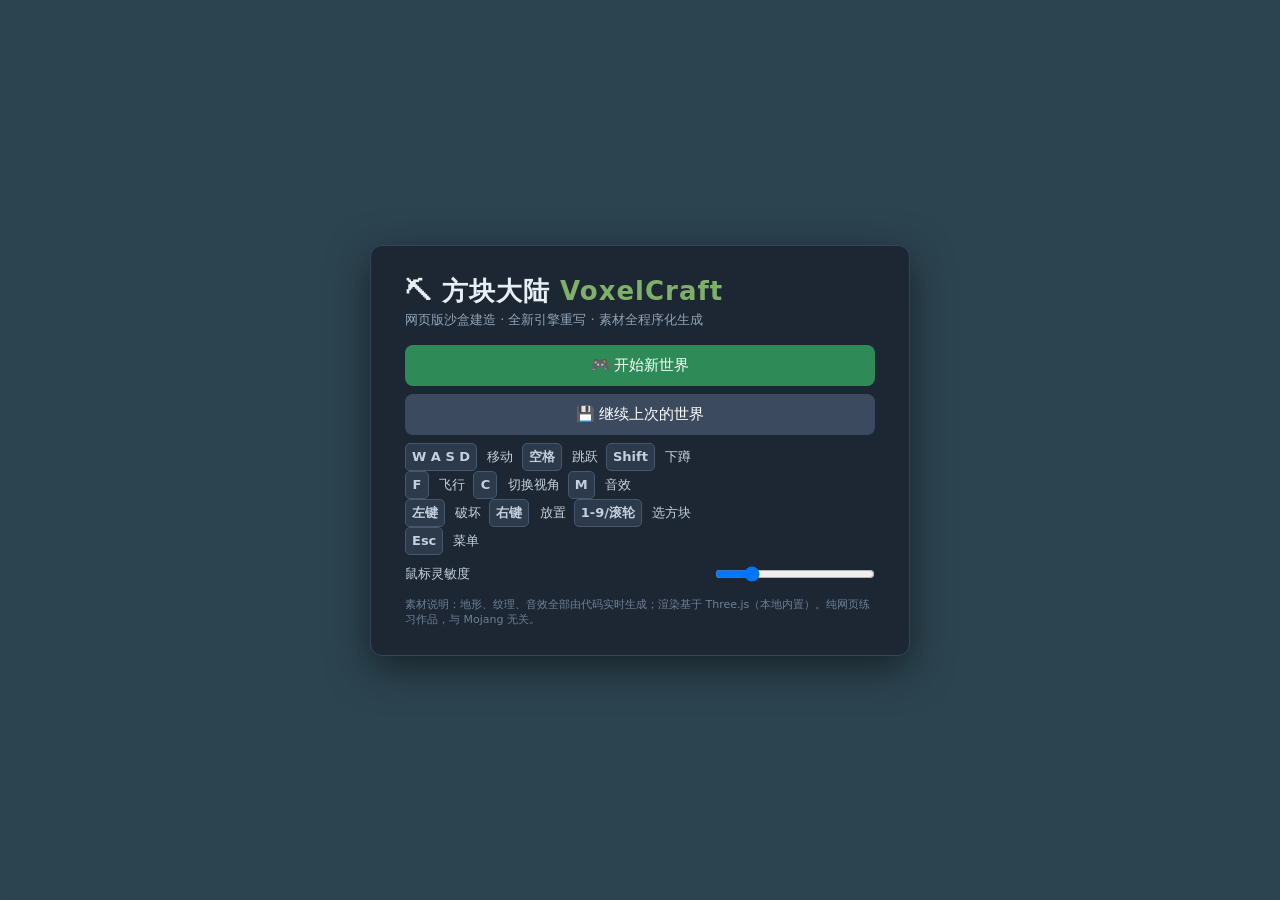
<file: index.html>
<!DOCTYPE html>
<html lang="zh-CN">
<head>
<meta charset="UTF-8">
<meta name="viewport" content="width=device-width, initial-scale=1.0">
<title>方块大陆 VoxelCraft — 网页版沙盒建造</title>
<style>
  * { margin:0; padding:0; box-sizing:border-box; }
  html,body { width:100%; height:100%; overflow:hidden; background:#87ceeb; font-family:"Segoe UI","Microsoft YaHei",system-ui,sans-serif; user-select:none; }
  canvas { display:block; }
  .overlay { position:fixed; inset:0; display:flex; align-items:center; justify-content:center; z-index:10; background:rgba(10,14,20,0.72); backdrop-filter:blur(3px); }
  .panel { background:#1d2733; border:1px solid #33455c; border-radius:12px; color:#e8eef5; padding:28px 34px; max-width:540px; width:92%; max-height:92vh; overflow:auto; box-shadow:0 12px 40px rgba(0,0,0,.5); }
  h1 { font-size:26px; margin-bottom:2px; letter-spacing:1px; }
  .sub { color:#8fa3b8; font-size:13px; margin-bottom:16px; }
  .btn { display:block; width:100%; margin:8px 0; padding:11px 0; font-size:15px; border:none; border-radius:8px; cursor:pointer; background:#2e8b57; color:#fff; transition:.15s; }
  .btn:hover { background:#3aa06a; }
  .btn.alt { background:#3b4a5e; } .btn.alt:hover { background:#4a5d75; }
  .btn.danger { background:#a0483b; } .btn.danger:hover { background:#b85648; }
  .keys { font-size:13px; line-height:2.0; color:#c3d0dd; }
  .keys b { display:inline-block; min-width:24px; text-align:center; background:#2c3a4b; border:1px solid #46586e; border-radius:5px; padding:0 6px; margin-right:6px; font-weight:600; }
  .row { display:flex; align-items:center; justify-content:space-between; font-size:13px; color:#c3d0dd; margin-top:10px; }
  input[type=range]{ width:160px; }
  .note { margin-top:14px; font-size:11px; color:#6d8096; }
  #loading { background:rgba(10,14,20,0.92); color:#e8eef5; text-align:center; }
  #loading .bar { width:70%; max-width:400px; height:10px; background:#263443; border-radius:5px; margin:16px auto; overflow:hidden; }
  #loading .fill { height:100%; width:0%; background:#2e8b57; transition:width .2s; }
  #hud { position:fixed; inset:0; pointer-events:none; z-index:5; display:none; }
  #crosshair { position:fixed; left:50%; top:50%; transform:translate(-50%,-50%); width:22px; height:22px; }
  #crosshair::before,#crosshair::after{ content:""; position:absolute; background:rgba(255,255,255,.9); mix-blend-mode:difference; }
  #crosshair::before{ left:50%; top:2px; bottom:2px; width:2px; transform:translateX(-50%); }
  #crosshair::after{ top:50%; left:2px; right:2px; height:2px; transform:translateY(-50%); }
  #info { position:fixed; top:10px; left:10px; background:rgba(0,0,0,.45); color:#dfe8f2; font:12px/1.8 Consolas,monospace; padding:8px 12px; border-radius:6px; min-width:230px; }
  #barwrap { position:fixed; bottom:10px; left:50%; transform:translateX(-50%); text-align:center; }
  #barname { color:#fff; text-shadow:0 1px 3px #000; font-size:13px; margin-bottom:6px; }
  #bar { background:rgba(0,0,0,.45); border-radius:8px; }
  #toast { position:fixed; top:64px; left:50%; transform:translateX(-50%); background:rgba(0,0,0,.75); color:#fff; padding:8px 16px; border-radius:6px; font-size:13px; opacity:0; transition:opacity .3s; z-index:8; pointer-events:none; }
  .hidden { display:none !important; }
</style>
</head>
<body>
<div id="game"></div>

<div id="hud">
  <div id="crosshair"></div>
  <div id="info"></div>
  <div id="barwrap">
    <div id="barname"></div>
    <canvas id="bar" width="406" height="46"></canvas>
  </div>
</div>
<div id="toast"></div>

<div class="overlay" id="menu">
  <div class="panel">
    <h1>⛏ 方块大陆 <span style="color:#7fb069">VoxelCraft</span></h1>
    <div class="sub">网页版沙盒建造 · 全新引擎重写 · 素材全程序化生成</div>
    <button class="btn" id="btnStart">🎮 开始新世界</button>
    <button class="btn alt" id="btnContinue">💾 继续上次的世界</button>
    <div class="keys">
      <div><b>W A S D</b> 移动&nbsp;&nbsp;<b>空格</b> 跳跃&nbsp;&nbsp;<b>Shift</b> 下蹲</div>
      <div><b>F</b> 飞行&nbsp;&nbsp;<b>C</b> 切换视角&nbsp;&nbsp;<b>M</b> 音效</div>
      <div><b>左键</b> 破坏&nbsp;&nbsp;<b>右键</b> 放置&nbsp;&nbsp;<b>1-9/滚轮</b> 选方块</div>
      <div><b>Esc</b> 菜单</div>
    </div>
    <div class="row">
      <span>鼠标灵敏度</span>
      <input type="range" id="sens" min="0.6" max="2.6" step="0.1" value="1.0">
    </div>
    <div class="note">素材说明：地形、纹理、音效全部由代码实时生成；渲染基于 Three.js（本地内置）。纯网页练习作品，与 Mojang 无关。</div>
  </div>
</div>

<div class="overlay hidden" id="loading">
  <div>
    <div style="font-size:22px;margin-bottom:6px">正在生成世界…</div>
    <div id="loadingText" style="font-size:13px;color:#8fa3b8">准备中</div>
    <div class="bar"><div class="fill" id="loadingFill"></div></div>
  </div>
</div>

<div class="overlay hidden" id="pause">
  <div class="panel">
    <h1 style="font-size:22px">⏸ 游戏暂停</h1>
    <div class="sub">鼠标已解锁</div>
    <button class="btn" id="btnResume">▶ 继续游戏</button>
    <button class="btn alt" id="btnSave">💾 保存世界</button>
    <button class="btn alt" id="btnSound">🔊 音效：开</button>
    <button class="btn danger" id="btnRegen">🔄 重新生成世界</button>
  </div>
</div>

<script src="./vendor/three.min.js"></script>
<script>
"use strict";
/* ============================================================
 * 方块大陆 VoxelCraft — 重写版
 * 几何全部使用 Three.js 内置 BoxGeometry/PlaneGeometry（保证
 * winding/UV 正确），InstancedMesh 实例化渲染，杜绝手写几何错误
 * ============================================================ */

/* ---------- 常量 ---------- */
const WX = 64, WY = 40, WZ = 64;   // 世界尺寸
const SEA = 26;                    // 海平面
const REACH = 6;                   // 交互距离
const CAM_DIST = 4.6;              // 第三人称相机距离
const B = { AIR:0, GRASS:1, DIRT:2, STONE:3, LOG:4, LEAVES:5, SAND:6, WATER:7, BEDROCK:8, COAL:9, IRON:10 };
const BNAME = { 1:"草方块", 2:"泥土", 3:"石头", 4:"木头", 5:"树叶", 6:"沙子", 7:"水", 8:"基岩", 9:"煤矿石", 10:"铁矿石" };
const TOOLBAR = [B.GRASS, B.DIRT, B.STONE, B.LOG, B.LEAVES, B.SAND, B.COAL, B.IRON, B.BEDROCK];

/* ---------- 世界存储 ---------- */
const world = new Uint8Array(WX*WY*WZ);
const widx = (x,y,z) => ((x*WZ)+z)*WY + y;
function getBlock(x,y,z){
  if(x<0||y<0||z<0||x>=WX||y>=WY||z>=WZ) return B.STONE; // 边界外视为实心
  return world[widx(x,y,z)];
}
function setBlock(x,y,z,id){ if(x>=0&&y>=0&&z>=0&&x<WX&&y<WY&&z<WZ) world[widx(x,y,z)] = id; }
const isSolid = id => id!==B.AIR && id!==B.WATER;

/* ---------- 噪声（32 位哈希 + value noise + fbm，已验证分布正常） ---------- */
function hash2(x,z){
  let n = Math.imul(x, 374761393) + Math.imul(z, 668265263) | 0;
  n = Math.imul(n ^ (n >>> 13), 1274126177);
  n ^= n >>> 16;
  return (n >>> 0) / 4294967296;
}
function smooth(t){ return t*t*(3-2*t); }
function valueNoise(x,z){
  const xi=Math.floor(x), zi=Math.floor(z);
  const xf=x-xi, zf=z-zi;
  const a=hash2(xi,zi), b=hash2(xi+1,zi), c=hash2(xi,zi+1), d=hash2(xi+1,zi+1);
  const u=smooth(xf), v=smooth(zf);
  return a+(b-a)*u+(c-a)*v+(a-b-c+d)*u*v;
}
function fbm(x,z){
  let v=0, amp=1, f=1, sum=0;
  for(let i=0;i<4;i++){ v += valueNoise(x*f,z*f)*amp; sum+=amp; amp*=0.5; f*=2; }
  return v/sum;
}

/* ---------- 纹理（16×16 Canvas 程序化） ---------- */
function shade(hex,d){
  const r=Math.max(0,Math.min(255,parseInt(hex.slice(1,3),16)+d));
  const g=Math.max(0,Math.min(255,parseInt(hex.slice(3,5),16)+d));
  const b=Math.max(0,Math.min(255,parseInt(hex.slice(5,7),16)+d));
  return "rgb("+r+","+g+","+b+")";
}
function makeTexture(draw){
  const c=document.createElement("canvas"); c.width=16; c.height=16;
  const g=c.getContext("2d");
  draw(g);
  const t=new THREE.CanvasTexture(c);
  t.magFilter=THREE.NearestFilter; t.minFilter=THREE.NearestMipmapNearestFilter;
  t.generateMipmaps=true; t.colorSpace=THREE.SRGBColorSpace;
  return t;
}
function noiseFill(g,hex,vary,dots){
  for(let y=0;y<16;y++) for(let x=0;x<16;x++){
    g.fillStyle=shade(hex,(Math.random()-0.5)*vary);
    g.fillRect(x,y,1,1);
  }
  if(dots) for(let i=0;i<dots;i++){
    g.fillStyle=shade(hex,(Math.random()-0.5)*vary*1.4);
    g.fillRect(Math.floor(Math.random()*16),Math.floor(Math.random()*16),1,1);
  }
}
const TEX = {
  grassTop:  makeTexture(g=>noiseFill(g,"#63a244",36,18)),
  grassSide: makeTexture(g=>{ noiseFill(g,"#8a6b45",26,10);
    for(let x=0;x<16;x++){ g.fillStyle=shade("#63a244",(Math.random()-0.5)*32); g.fillRect(x,0,1,2); }
    for(let i=0;i<4;i++){ g.fillStyle=shade("#63a244",(Math.random()-0.5)*24); g.fillRect(Math.floor(Math.random()*16),1,1,1); }
  }),
  dirt:      makeTexture(g=>noiseFill(g,"#8a6b45",26,10)),
  stone:     makeTexture(g=>noiseFill(g,"#8f8f8f",24,14)),
  logSide:   makeTexture(g=>{ noiseFill(g,"#6f5233",16,4);
    for(let x=0;x<16;x++){ if(x%4===0){ g.fillStyle=shade("#6f5233",-34); g.fillRect(x,0,1,16); }
      g.fillStyle=shade("#6f5233",12); g.fillRect(x,2,1,1); } }),
  logTop:    makeTexture(g=>{ noiseFill(g,"#a5865a",14,0);
    g.strokeStyle=shade("#a5865a",-40); g.lineWidth=1;
    for(let r=2;r<=7;r+=2){ g.beginPath(); g.arc(7.5,7.5,r,0,7); g.stroke(); } }),
  leaves:    makeTexture(g=>{ noiseFill(g,"#3f7d2e",30,22); }),
  sand:      makeTexture(g=>noiseFill(g,"#ddd3a5",20,8)),
  coal:      makeTexture(g=>{ noiseFill(g,"#6e6e6e",20,8);
    g.fillStyle="#202020"; for(let i=0;i<5;i++) g.fillRect(Math.floor(Math.random()*14),Math.floor(Math.random()*14),2,2); }),
  iron:      makeTexture(g=>{ noiseFill(g,"#9c8a72",16,8);
    g.fillStyle="#c9814f"; for(let i=0;i<4;i++) g.fillRect(Math.floor(Math.random()*14),Math.floor(Math.random()*14),2,2); }),
  water:     makeTexture(g=>noiseFill(g,"#3b6fd4",10,6)),
  bedrock:   makeTexture(g=>noiseFill(g,"#4a4a4a",50,40)),
};

/* ---------- 材质 ---------- */
function lambert(tex,opts){ return new THREE.MeshLambertMaterial(Object.assign({map:tex},opts||{})); }
const M = {
  grassTop: lambert(TEX.grassTop), grassSide: lambert(TEX.grassSide),
  dirt: lambert(TEX.dirt), stone: lambert(TEX.stone),
  logSide: lambert(TEX.logSide), logTop: lambert(TEX.logTop),
  leaves: lambert(TEX.leaves), sand: lambert(TEX.sand),
  coal: lambert(TEX.coal), iron: lambert(TEX.iron),
  water: lambert(TEX.water,{transparent:true,opacity:0.78,depthWrite:false}),
  bedrock: lambert(TEX.bedrock),
};
// BoxGeometry 面序：+x,-x,+y,-y,+z,-z
const MAT_BY_ID = {
  [B.GRASS]:   [M.grassSide, M.grassSide, M.grassTop, M.dirt,     M.grassSide, M.grassSide],
  [B.DIRT]:    [M.dirt, M.dirt, M.dirt, M.dirt, M.dirt, M.dirt],
  [B.STONE]:   [M.stone, M.stone, M.stone, M.stone, M.stone, M.stone],
  [B.LOG]:     [M.logSide, M.logSide, M.logTop, M.logTop, M.logSide, M.logSide],
  [B.LEAVES]:  [M.leaves, M.leaves, M.leaves, M.leaves, M.leaves, M.leaves],
  [B.SAND]:    [M.sand, M.sand, M.sand, M.sand, M.sand, M.sand],
  [B.COAL]:    [M.coal, M.coal, M.coal, M.coal, M.coal, M.coal],
  [B.IRON]:    [M.iron, M.iron, M.iron, M.iron, M.iron, M.iron],
  [B.BEDROCK]: [M.bedrock, M.bedrock, M.bedrock, M.bedrock, M.bedrock, M.bedrock],
};

/* ---------- 场景 / 光照 / 相机 ---------- */
const scene = new THREE.Scene();
scene.background = new THREE.Color(0x87ceeb);
scene.fog = new THREE.Fog(0x87ceeb, 46, 150);
scene.add(new THREE.HemisphereLight(0xbfd9ff, 0x7a5c3e, 0.9));
scene.add(new THREE.AmbientLight(0xffffff, 0.4)); // 任何朝向都不纯黑
const sun = new THREE.DirectionalLight(0xfff2cc, 2.2);
sun.position.set(-40, 90, -60);
scene.add(sun);

const renderer = new THREE.WebGLRenderer({antialias:true});
renderer.setSize(innerWidth, innerHeight);
renderer.setPixelRatio(Math.min(devicePixelRatio, 2));
document.getElementById("game").appendChild(renderer.domElement);
const camera = new THREE.PerspectiveCamera(75, innerWidth/innerHeight, 0.1, 400);
camera.rotation.order = "YXZ";
addEventListener("resize", ()=>{
  camera.aspect = innerWidth/innerHeight;
  camera.updateProjectionMatrix();
  renderer.setSize(innerWidth, innerHeight);
});

/* ---------- 世界生成 ---------- */
function genWorld(){
  world.fill(0);
  for(let x=0;x<WX;x++) for(let z=0;z<WZ;z++) setBlock(x,0,z,B.BEDROCK);
  for(let x=0;x<WX;x++) for(let z=0;z<WZ;z++){
    const e = fbm(x*0.025,z*0.025)*15 + fbm(x*0.08+37.3,z*0.08-11.7)*5 + fbm(x*0.25-13.7,z*0.25+9.1)*2 - 6;
    const h = Math.max(3, Math.min(WY-10, Math.floor(22+e)));
    for(let y=1;y<=h;y++){
      let id;
      if(y===h) id = (h<=SEA)? B.SAND : B.GRASS;
      else if(y>=h-3) id = (h<=SEA)? B.SAND : B.DIRT;
      else id = B.STONE;
      if(id===B.STONE){
        if(y<h-4 && Math.random()<0.008) id=B.COAL;
        else if(y<h-14 && Math.random()<0.004) id=B.IRON;
      }
      setBlock(x,y,z,id);
    }
    for(let y=h+1;y<=SEA;y++) setBlock(x,y,z,B.WATER);
  }
  // 洞穴
  for(let i=0;i<26;i++){
    const cx=6+Math.floor(Math.random()*(WX-12)), cz=6+Math.floor(Math.random()*(WZ-12));
    const cy=5+Math.floor(Math.random()*14), r=2+Math.floor(Math.random()*2);
    for(let dx=-r-1;dx<=r+1;dx++) for(let dy=-r;dy<=r;dy++) for(let dz=-r-1;dz<=r+1;dz++){
      const d2=dx*dx+dy*dy*0.6+dz*dz;
      if(d2<=r*r+Math.random()*0.8 && cy+dy>1){
        const id=getBlock(cx+dx,cy+dy,cz+dz);
        if(id===B.STONE||id===B.DIRT||id===B.COAL||id===B.IRON) setBlock(cx+dx,cy+dy,cz+dz,B.AIR);
      }
    }
  }
  // 树
  for(let i=0;i<110;i++){
    const x=2+Math.floor(Math.random()*(WX-4)), z=2+Math.floor(Math.random()*(WZ-4));
    let y=WY-2; while(y>0 && getBlock(x,y,z)===B.AIR) y--;
    if(getBlock(x,y,z)===B.GRASS && y>SEA+1) genTree(x,y,z);
  }
}
function genTree(x,gy,z){
  const h=4+Math.floor(Math.random()*2);
  for(let i=1;i<=h;i++) setBlock(x,gy+i,z,B.LOG);
  const top=gy+h;
  for(let dx=-1;dx<=1;dx++) for(let dz=-1;dz<=1;dz++)
    if(!(dx===0&&dz===0)) setIfAir(x+dx,top,z+dz,B.LEAVES);
  for(let ly=top-1; ly>=top-2; ly--){
    for(let dx=-2;dx<=2;dx++) for(let dz=-2;dz<=2;dz++){
      const ax=Math.abs(dx), az=Math.abs(dz);
      if(ax===2 && az===2 && Math.random()<0.6) continue;
      setIfAir(x+dx,ly,z+dz,B.LEAVES);
    }
  }
}
function setIfAir(x,y,z,id){ if(getBlock(x,y,z)===B.AIR) setBlock(x,y,z,id); }

/* ---------- InstancedMesh 渲染（内置几何，无手写 buffer） ---------- */
const boxGeo = new THREE.BoxGeometry(1,1,1);
const worldGroup = new THREE.Group();
scene.add(worldGroup);
let solidMeshes = {};   // id -> InstancedMesh
let waterInst = null;   // 水面 Plane 实例

function hasAirNeighbor(x,y,z){
  return getBlock(x+1,y,z)===B.AIR || getBlock(x-1,y,z)===B.AIR ||
         getBlock(x,y+1,z)===B.AIR || getBlock(x,y-1,z)===B.AIR ||
         getBlock(x,y,z+1)===B.AIR || getBlock(x,y,z-1)===B.AIR ||
         getBlock(x+1,y,z)===B.WATER || getBlock(x-1,y,z)===B.WATER ||
         getBlock(x,y,z+1)===B.WATER || getBlock(x,y,z-1)===B.WATER ||
         getBlock(x,y+1,z)===B.WATER;
}
function rebuildWorld(){
  // 释放旧的
  for(const id in solidMeshes){ worldGroup.remove(solidMeshes[id]); solidMeshes[id].dispose(); }
  solidMeshes = {};
  if(waterInst){ worldGroup.remove(waterInst); waterInst.dispose(); waterInst=null; }
  // 第一遍：统计每类型可见实例数
  const cnt = {};
  for(let x=0;x<WX;x++) for(let z=0;z<WZ;z++) for(let y=1;y<WY;y++){
    const id=getBlock(x,y,z);
    if(!isSolid(id)) continue;
    if(hasAirNeighbor(x,y,z)) cnt[id]=(cnt[id]||0)+1;
  }
  // 第二遍：创建 InstancedMesh 并填充
  const mat = new THREE.Matrix4();
  for(const idStr in cnt){
    const id = +idStr, n = cnt[id];
    const mesh = new THREE.InstancedMesh(boxGeo, MAT_BY_ID[id], n);
    mesh.instanceMatrix.setUsage(THREE.DynamicDrawUsage);
    let i=0;
    for(let x=0;x<WX;x++) for(let z=0;z<WZ;z++) for(let y=1;y<WY;y++){
      if(getBlock(x,y,z)!==id || !hasAirNeighbor(x,y,z)) continue;
      mat.setPosition(x+0.5, y+0.5, z+0.5);
      mesh.setMatrixAt(i++, mat);
    }
    mesh.count = n;
    worldGroup.add(mesh);
    solidMeshes[id] = mesh;
  }
  // 水面：仅顶面 Plane（与方块顶面错开 0.002 防 z-fighting，相邻水面不重叠）
  let waterN = 0;
  for(let x=0;x<WX;x++) for(let z=0;z<WZ;z++)
    if(getBlock(x,SEA,z)===B.WATER && getBlock(x,SEA+1,z)===B.AIR) waterN++;
  if(waterN>0){
    const pGeo = new THREE.PlaneGeometry(1,1);
    const rot = new THREE.Matrix4().makeRotationX(-Math.PI/2);
    waterInst = new THREE.InstancedMesh(pGeo, M.water, waterN);
    waterInst.instanceMatrix.setUsage(THREE.DynamicDrawUsage);
    waterInst.renderOrder = 2;
    let i=0;
    for(let x=0;x<WX;x++) for(let z=0;z<WZ;z++){
      if(getBlock(x,SEA,z)!==B.WATER || getBlock(x,SEA+1,z)!==B.AIR) continue;
      mat.copy(rot).setPosition(x+0.5, SEA+1.002, z+0.5);
      waterInst.setMatrixAt(i++, mat);
    }
    waterInst.count = waterN;
    worldGroup.add(waterInst);
  }
}
function rebuildAt(x,y,z){ rebuildWorld(); }

/* ---------- 玩家物理 ---------- */
const PLAYER = { x:WX/2+0.5, y:SEA+8, z:WZ/2+0.5, velY:0, onGround:false, flying:false, sneak:false };
const PLAYER_HW=0.3, PLAYER_H=1.8, EYE=1.62;
const G=24, JUMP=8.6, WALK=4.5, FLY=9.5;
function collides(px,py,pz,h){
  const x0=Math.floor(px-PLAYER_HW), x1=Math.floor(px+PLAYER_HW);
  const y0=Math.floor(py), y1=Math.floor(py+h);
  const z0=Math.floor(pz-PLAYER_HW), z1=Math.floor(pz+PLAYER_HW);
  for(let x=x0;x<=x1;x++) for(let y=y0;y<=y1;y++) for(let z=z0;z<=z1;z++)
    if(isSolid(getBlock(x,y,z))) return true;
  return false;
}
function isInWater(){
  const h=PLAYER.sneak?1.5:PLAYER_H;
  return getBlock(Math.floor(PLAYER.x),Math.floor(PLAYER.y+h*0.8),Math.floor(PLAYER.z))===B.WATER ||
         getBlock(Math.floor(PLAYER.x),Math.floor(PLAYER.y),Math.floor(PLAYER.z))===B.WATER;
}
function moveAxis(axis,d){
  if(d===0) return false;
  const h=PLAYER.sneak?1.5:PLAYER_H;
  PLAYER[axis]+=d;
  if(!collides(PLAYER.x,PLAYER.y,PLAYER.z,h)) return false;
  let lo=PLAYER[axis]-d, hi=PLAYER[axis];
  for(let i=0;i<12;i++){
    const mid=(lo+hi)/2;
    PLAYER[axis]=mid;
    if(collides(PLAYER.x,PLAYER.y,PLAYER.z,h)) hi=mid; else lo=mid;
  }
  PLAYER[axis]=lo;
  return true;
}
function updatePlayer(dt){
  const keys=INPUT.keys;
  let mx=(keys.has("KeyD")?1:0)-(keys.has("KeyA")?1:0);
  let mz=(keys.has("KeyW")?1:0)-(keys.has("KeyS")?1:0);
  const inWater=isInWater();
  let speed=PLAYER.flying?FLY:WALK;
  if(PLAYER.sneak) speed*=0.5;
  if(inWater) speed*=0.6;
  const len=Math.hypot(mx,mz)||1;
  mx/=len; mz/=len;
  const yaw=camera.rotation.y;
  const fx=-Math.sin(yaw), fz=-Math.cos(yaw);
  const rx=Math.cos(yaw), rz=-Math.sin(yaw);
  const dx=(rx*mx+fx*mz)*speed*dt, dz=(rz*mx+fz*mz)*speed*dt;
  if(PLAYER.flying){
    moveAxis("x",dx); moveAxis("z",dz);
    let vy=0;
    if(keys.has("Space")) vy=FLY*0.9;
    else if(keys.has("ShiftLeft")||keys.has("ShiftRight")) vy=-FLY*0.9;
    moveAxis("y",vy*dt);
  }else{
    moveAxis("x",dx); moveAxis("z",dz);
    PLAYER.velY -= G*(inWater?0.35:1)*dt;
    if(PLAYER.velY<-40) PLAYER.velY=-40;
    if(inWater && PLAYER.velY<-2.5) PLAYER.velY=-2.5;
    const dy=PLAYER.velY*dt;
    const hitGround = moveAxis("y",dy);
    if(dy<0 && hitGround){ PLAYER.onGround=true; PLAYER.velY=0; }
    else if(dy>0 && hitGround){ PLAYER.velY=0; }
    else PLAYER.onGround=false;
    if(keys.has("Space") && (PLAYER.onGround||inWater)){
      PLAYER.velY=inWater?3.2:JUMP;
      PLAYER.onGround=false;
    }
  }
  // 相机：第三人称（跟随+避障）或第一人称
  const eyeY = PLAYER.y+(PLAYER.sneak?1.15:EYE);
  if(INPUT.thirdPerson){
    const pitch=camera.rotation.x;
    const cp=Math.cos(pitch), sp=Math.sin(pitch);
    const fx2=-Math.sin(yaw)*cp, fy2=sp, fz2=-Math.cos(yaw)*cp;
    let dist=CAM_DIST;
    const back=raycast(PLAYER.x,eyeY,PLAYER.z,-fx2,-fy2,-fz2,CAM_DIST);
    if(back) dist=Math.max(0.5,back.t-0.2);
    camera.position.set(PLAYER.x-fx2*dist, eyeY-fy2*dist, PLAYER.z-fz2*dist);
  }else{
    camera.position.set(PLAYER.x, eyeY, PLAYER.z);
  }
  updatePlayerModel(dt);
}

/* ---------- 角色模型（第三人称可见） ---------- */
let playerModel=null, walkPhase=0;
function buildPlayerModel(){
  const group=new THREE.Group();
  const face=lambert(makeTexture(g=>{
    g.fillStyle="#e8b98a"; g.fillRect(0,0,16,16);
    g.fillStyle="#fff"; g.fillRect(4,6,3,3); g.fillRect(9,6,3,3);
    g.fillStyle="#3b6fd4"; g.fillRect(5,7,2,2); g.fillRect(10,7,2,2);
    g.fillStyle="#a05a4a"; g.fillRect(6,12,4,1);
    g.fillStyle="rgba(240,140,120,0.5)"; g.fillRect(3,10,2,2); g.fillRect(11,10,2,2);
  }));
  const skin=lambert(makeTexture(g=>noiseFill(g,"#e8b98a",10,0)));
  const hair=lambert(makeTexture(g=>noiseFill(g,"#5a3a22",14,8)));
  const shirt=lambert(makeTexture(g=>noiseFill(g,"#2e8b9e",12,4)));
  const pants=lambert(makeTexture(g=>noiseFill(g,"#3d4a63",12,4)));
  const head=new THREE.Mesh(new THREE.BoxGeometry(0.5,0.5,0.5),[skin,skin,hair,skin,face,hair]);
  head.position.y=1.45;
  const body=new THREE.Mesh(new THREE.BoxGeometry(0.55,0.7,0.3),shirt);
  body.position.y=0.85;
  const legGeo=new THREE.BoxGeometry(0.2,0.5,0.2); legGeo.translate(0,-0.25,0);
  const legL=new THREE.Mesh(legGeo,pants); legL.position.set(-0.15,0.5,0);
  const legR=new THREE.Mesh(legGeo.clone(),pants); legR.position.set(0.15,0.5,0);
  const armGeo=new THREE.BoxGeometry(0.17,0.52,0.17); armGeo.translate(0,-0.26,0);
  const armL=new THREE.Mesh(armGeo,skin); armL.position.set(-0.36,1.2,0);
  const armR=new THREE.Mesh(armGeo.clone(),skin); armR.position.set(0.36,1.2,0);
  group.add(head,body,legL,legR,armL,armR);
  group.userData={legL,legR,armL,armR,head,body};
  scene.add(group);
  return group;
}
function updatePlayerModel(dt){
  if(!playerModel) return;
  playerModel.visible = INPUT.thirdPerson;
  if(!INPUT.thirdPerson) return;
  const u=playerModel.userData;
  playerModel.position.set(PLAYER.x, PLAYER.y, PLAYER.z);
  playerModel.rotation.y=camera.rotation.y+Math.PI;
  const moving=INPUT.keys.has("KeyW")||INPUT.keys.has("KeyA")||INPUT.keys.has("KeyS")||INPUT.keys.has("KeyD");
  if(PLAYER.flying){
    walkPhase+=dt*4;
    u.armL.rotation.x=-Math.PI/2+Math.sin(walkPhase)*0.35;
    u.armR.rotation.x=-Math.PI/2-Math.sin(walkPhase)*0.35;
    u.legL.rotation.x=0; u.legR.rotation.x=0;
  }else if(moving && PLAYER.onGround){
    walkPhase+=dt*9;
    const s=Math.sin(walkPhase)*0.65;
    u.legL.rotation.x=s; u.legR.rotation.x=-s;
    u.armL.rotation.x=-s*0.8; u.armR.rotation.x=s*0.8;
  }else{
    u.legL.rotation.x=0; u.legR.rotation.x=0;
    u.armL.rotation.x=0; u.armR.rotation.x=0;
  }
  const sc=PLAYER.sneak?0.85:1;
  u.body.scale.y=sc;
  u.head.position.y=1.45*sc+(1-sc)*0.5;
}

/* ---------- DDA 射线 ---------- */
function raycast(ox,oy,oz,dx,dy,dz,maxDist){
  let x=Math.floor(ox), y=Math.floor(oy), z=Math.floor(oz);
  const stepX=dx>0?1:-1, stepY=dy>0?1:-1, stepZ=dz>0?1:-1;
  const tDX=dx!==0?Math.abs(1/dx):Infinity, tDY=dy!==0?Math.abs(1/dy):Infinity, tDZ=dz!==0?Math.abs(1/dz):Infinity;
  let tMX=dx!==0?(stepX>0?(x+1-ox):(ox-x))*tDX:Infinity;
  let tMY=dy!==0?(stepY>0?(y+1-oy):(oy-y))*tDY:Infinity;
  let tMZ=dz!==0?(stepZ>0?(z+1-oz):(oz-z))*tDZ:Infinity;
  let t=0, face=[0,0,0];
  for(let i=0;i<128;i++){
    if(tMX<tMY && tMX<tMZ){ x+=stepX; t=tMX; tMX+=tDX; face=[-stepX,0,0]; }
    else if(tMY<tMZ){ y+=stepY; t=tMY; tMY+=tDY; face=[0,-stepY,0]; }
    else { z+=stepZ; t=tMZ; tMZ+=tDZ; face=[0,0,-stepZ]; }
    if(t>maxDist) return null;
    const id=getBlock(x,y,z);
    if(id!==B.AIR && id!==B.WATER) return {x,y,z,face,id,t};
  }
  return null;
}
function aimRay(){ // 从玩家眼睛沿准星方向
  const yaw=camera.rotation.y, pitch=camera.rotation.x;
  const cp=Math.cos(pitch);
  return {
    ox: PLAYER.x, oy: PLAYER.y+(PLAYER.sneak?1.15:EYE), oz: PLAYER.z,
    dx: -Math.sin(yaw)*cp, dy: Math.sin(pitch), dz: -Math.cos(yaw)*cp
  };
}

/* ---------- 交互 ---------- */
function digBlock(){
  const a=aimRay();
  const hit=raycast(a.ox,a.oy,a.oz,a.dx,a.dy,a.dz,REACH);
  if(!hit||hit.id===B.BEDROCK) return;
  setBlock(hit.x,hit.y,hit.z,B.AIR);
  rebuildAt(hit.x,hit.y,hit.z);
  sfx("dig");
  markDirty();
}
function placeBlock(){
  const sel=TOOLBAR[INPUT.slot];
  const a=aimRay();
  const hit=raycast(a.ox,a.oy,a.oz,a.dx,a.dy,a.dz,REACH);
  if(!hit) return;
  const tx=hit.x+hit.face[0], ty=hit.y+hit.face[1], tz=hit.z+hit.face[2];
  if(ty<1||ty>=WY) return;
  const h=PLAYER.sneak?1.5:PLAYER_H;
  const x0=Math.floor(PLAYER.x-PLAYER_HW),x1=Math.floor(PLAYER.x+PLAYER_HW);
  const y0=Math.floor(PLAYER.y),y1=Math.floor(PLAYER.y+h);
  const z0=Math.floor(PLAYER.z-PLAYER_HW),z1=Math.floor(PLAYER.z+PLAYER_HW);
  if(tx>=x0&&tx<=x1&&ty>=y0&&ty<=y1&&tz>=z0&&tz<=z1) return;
  const old=getBlock(tx,ty,tz);
  if(old===B.BEDROCK) return;
  if(isSolid(old) && old!==B.WATER) return;
  setBlock(tx,ty,tz,sel);
  rebuildAt(tx,ty,tz);
  sfx("place");
  markDirty();
}

/* ---------- 音效 ---------- */
let AC=null, soundOn=true;
function ensureAudio(){
  if(!AC){ try{ AC=new (window.AudioContext||window.webkitAudioContext)(); }catch(e){} }
  if(AC && AC.state==="suspended") AC.resume();
}
function sfx(kind){
  if(!soundOn||!AC) return;
  const t=AC.currentTime;
  if(kind==="dig"){
    const len=0.09, buf=AC.createBuffer(1,AC.sampleRate*len,AC.sampleRate), d=buf.getChannelData(0);
    for(let i=0;i<d.length;i++) d[i]=(Math.random()*2-1)*Math.pow(1-i/d.length,2);
    const src=AC.createBufferSource(); src.buffer=buf;
    const f=AC.createBiquadFilter(); f.type="bandpass"; f.frequency.value=400+Math.random()*900; f.Q.value=1.2;
    const g=AC.createGain(); g.gain.value=0.3;
    src.connect(f); f.connect(g); g.connect(AC.destination);
    src.start(t);
  }else{
    const o=AC.createOscillator(), g=AC.createGain();
    o.type="triangle"; o.frequency.setValueAtTime(160+Math.random()*40,t);
    g.gain.setValueAtTime(0.25,t); g.gain.exponentialRampToValueAtTime(0.001,t+0.08);
    o.connect(g); g.connect(AC.destination);
    o.start(t); o.stop(t+0.09);
  }
}

/* ---------- 存档 ---------- */
const SAVE_KEY="voxelcraft_world_v2";
function saveWorld(){
  try{
    let bin="";
    for(let i=0;i<world.length;i+=8192) bin+=String.fromCharCode.apply(null,world.subarray(i,i+8192));
    localStorage.setItem(SAVE_KEY,btoa(bin));
    return true;
  }catch(e){ return false; }
}
function loadWorld(){
  const raw=localStorage.getItem(SAVE_KEY);
  if(!raw) return false;
  try{
    const bin=atob(raw);
    if(bin.length!==world.length) return false;
    for(let i=0;i<world.length;i++) world[i]=bin.charCodeAt(i);
    return true;
  }catch(e){ return false; }
}
let dirty=false;
function markDirty(){ dirty=true; }
setInterval(()=>{ if(dirty){ dirty=false; saveWorld(); } }, 60000);
addEventListener("beforeunload",()=>{ if(dirty) saveWorld(); });

/* ---------- HUD ---------- */
const barCanvas=document.getElementById("bar"), barCtx=barCanvas.getContext("2d");
const ICON_TEX = {
  [B.GRASS]: TEX.grassSide, [B.DIRT]: TEX.dirt, [B.STONE]: TEX.stone,
  [B.LOG]: TEX.logSide, [B.LEAVES]: TEX.leaves, [B.SAND]: TEX.sand,
  [B.COAL]: TEX.coal, [B.IRON]: TEX.iron, [B.BEDROCK]: TEX.bedrock,
};
function drawToolbar(){
  barCtx.clearRect(0,0,barCanvas.width,barCanvas.height);
  const cell=40, gap=4, pad=2;
  barCanvas.width=TOOLBAR.length*(cell+gap)+pad*2;
  for(let i=0;i<TOOLBAR.length;i++){
    const x=pad+i*(cell+gap);
    barCtx.fillStyle="rgba(20,26,34,0.75)";
    barCtx.fillRect(x,pad,cell,cell);
    const t=ICON_TEX[TOOLBAR[i]];
    if(t) barCtx.drawImage(t.image,x+5,pad+5,cell-10,cell-10);
    if(i===INPUT.slot){
      barCtx.strokeStyle="#fff"; barCtx.lineWidth=2.5;
      barCtx.strokeRect(x-1,pad-1,cell+2,cell+2);
    }else{
      barCtx.strokeStyle="rgba(255,255,255,0.25)"; barCtx.lineWidth=1;
      barCtx.strokeRect(x,pad,cell,cell);
    }
  }
  document.getElementById("barname").textContent=BNAME[TOOLBAR[INPUT.slot]];
}
function showToast(msg){
  const t=document.getElementById("toast");
  t.textContent=msg; t.style.opacity=1;
  clearTimeout(showToast._t);
  showToast._t=setTimeout(()=>t.style.opacity=0,1800);
}

/* ---------- 输入 ---------- */
const INPUT={ keys:new Set(), slot:0, sens:0.0022, thirdPerson:true };
function setSlot(i){ INPUT.slot=(i+TOOLBAR.length)%TOOLBAR.length; drawToolbar(); }
addEventListener("keydown",e=>{
  if(e.code==="Tab"){ e.preventDefault(); return; }
  INPUT.keys.add(e.code);
  if(!gameStarted) return;
  if(e.code==="KeyF"){ PLAYER.flying=!PLAYER.flying; PLAYER.velY=0;
    showToast(PLAYER.flying?"🕊 飞行模式 开启":"🚶 步行模式"); }
  if(e.code==="KeyC"){ INPUT.thirdPerson=!INPUT.thirdPerson;
    showToast(INPUT.thirdPerson?"🎥 第三人称视角":"👁 第一人称视角"); }
  if(e.code==="KeyM"){ soundOn=!soundOn; ensureAudio(); showToast(soundOn?"🔊 音效：开":"🔇 音效：关");
    const b=document.getElementById("btnSound"); if(b) b.textContent=soundOn?"🔊 音效：开":"🔇 音效：关"; }
  if(e.code.startsWith("Digit")){
    const n=parseInt(e.code.slice(5),10);
    if(n>=1&&n<=9) setSlot(n-1);
  }
});
addEventListener("keyup",e=>INPUT.keys.delete(e.code));
renderer.domElement.addEventListener("mousedown",e=>{
  if(!gameStarted) return;
  if(e.button===0) digBlock();
  else if(e.button===2) placeBlock();
});
renderer.domElement.addEventListener("contextmenu",e=>e.preventDefault());
addEventListener("wheel",e=>{ if(gameStarted) setSlot(INPUT.slot+(e.deltaY>0?1:-1)); },{passive:true});
document.addEventListener("pointerlockchange",()=>{
  if(document.pointerLockElement===renderer.domElement){
    document.getElementById("pause").classList.add("hidden");
  }else if(gameStarted){
    document.getElementById("pause").classList.remove("hidden");
  }
});
document.addEventListener("mousemove",e=>{
  if(document.pointerLockElement!==renderer.domElement) return;
  camera.rotation.y-=e.movementX*INPUT.sens;
  camera.rotation.x-=e.movementY*INPUT.sens;
  const lim=INPUT.thirdPerson?1.15:1.55;
  camera.rotation.x=Math.max(-1.45,Math.min(lim,camera.rotation.x));
});
document.getElementById("sens").addEventListener("input",e=>{
  INPUT.sens=0.0016+parseFloat(e.target.value)*0.0012;
});

/* ---------- 流程 ---------- */
let gameStarted=false;
function findSpawn(){
  const cx=WX/2, cz=WZ/2;
  for(let r=0;r<30;r++){
    for(let dx=-r;dx<=r;dx++) for(let dz=-r;dz<=r;dz++){
      if(Math.abs(dx)!==r && Math.abs(dz)!==r) continue;
      const x=cx+dx, z=cz+dz;
      if(x<2||z<2||x>=WX-2||z>=WZ-2) continue;
      let y=WY-2; while(y>0 && getBlock(x,y,z)===B.AIR) y--;
      if(getBlock(x,y,z)===B.GRASS) return {x:x+0.5, y:y+1, z:z+0.5};
    }
  }
  return {x:cx+0.5, y:SEA+3, z:cz+0.5};
}
function startWorld(newWorld){
  const loading=document.getElementById("loading");
  loading.classList.remove("hidden");
  document.getElementById("menu").classList.add("hidden");
  setTimeout(()=>{
    if(newWorld) genWorld();
    rebuildWorld();
    loading.classList.add("hidden");
    gameStarted=true;
    dirty=false;
    const sp=findSpawn();
    PLAYER.x=sp.x; PLAYER.z=sp.z;
    PLAYER.y=sp.y; PLAYER.velY=0; PLAYER.flying=false;
    camera.rotation.set(0,0,0);
    requestLock();
  },60);
}
function requestLock(){
  try{
    const p = renderer.domElement.requestPointerLock();
    if(p && p.catch) p.catch(()=>{});
  }catch(e){}
}

/* ---------- 菜单 ---------- */
document.getElementById("btnStart").addEventListener("click",()=>{ ensureAudio(); startWorld(true); });
document.getElementById("btnContinue").addEventListener("click",()=>{
  ensureAudio();
  if(loadWorld()) startWorld(false);
  else{ showToast("没有找到存档，将创建新世界"); startWorld(true); }
});
document.getElementById("btnResume").addEventListener("click",requestLock);
document.getElementById("btnSave").addEventListener("click",()=>{
  showToast(saveWorld()?"💾 世界已保存到浏览器":"⚠ 保存失败");
});
document.getElementById("btnSound").addEventListener("click",()=>{
  soundOn=!soundOn; ensureAudio();
  document.getElementById("btnSound").textContent=soundOn?"🔊 音效：开":"🔇 音效：关";
});
document.getElementById("btnRegen").addEventListener("click",()=>{
  if(!confirm("重新生成世界？当前世界修改将丢失（可先保存）。")) return;
  saveWorld();
  document.getElementById("pause").classList.add("hidden");
  startWorld(true);
});

/* ---------- 主循环 ---------- */
const infoEl=document.getElementById("info");
let last=performance.now(), fpsAcc=0, fpsN=0, fpsVal=60, frameCount=0;
let hoverName="";
function animate(){
  requestAnimationFrame(animate);
  const now=performance.now();
  let dt=(now-last)/1000; last=now;
  if(dt>0.1) dt=0.1;
  if(gameStarted){
    updatePlayer(dt);
    if(frameCount%4===0){
      const a=aimRay();
      const hit=raycast(a.ox,a.oy,a.oz,a.dx,a.dy,a.dz,REACH);
      hoverName=hit?BNAME[hit.id]||"":"";
    }
    fpsAcc+=dt; fpsN++;
    if(fpsAcc>=0.5){
      fpsVal=Math.round(fpsN/fpsAcc);
      fpsAcc=0; fpsN=0;
      infoEl.innerHTML=
        "⛏ "+hoverName+"<br>"+
        "📍 "+PLAYER.x.toFixed(1)+" / "+PLAYER.y.toFixed(1)+" / "+PLAYER.z.toFixed(1)+
        (PLAYER.flying?"  [飞行]":"")+
        (isInWater()?"  [水中]":"")+
        (INPUT.thirdPerson?"  [第三]":"  [第一]")+
        "<br>🖥 "+fpsVal+" FPS · 方块 "+TOOLBAR[INPUT.slot]+"";
    }
  }
  frameCount++;
  renderer.render(scene,camera);
}
drawToolbar();
playerModel=buildPlayerModel();
animate();
</script>
</body>
</html>
</file>
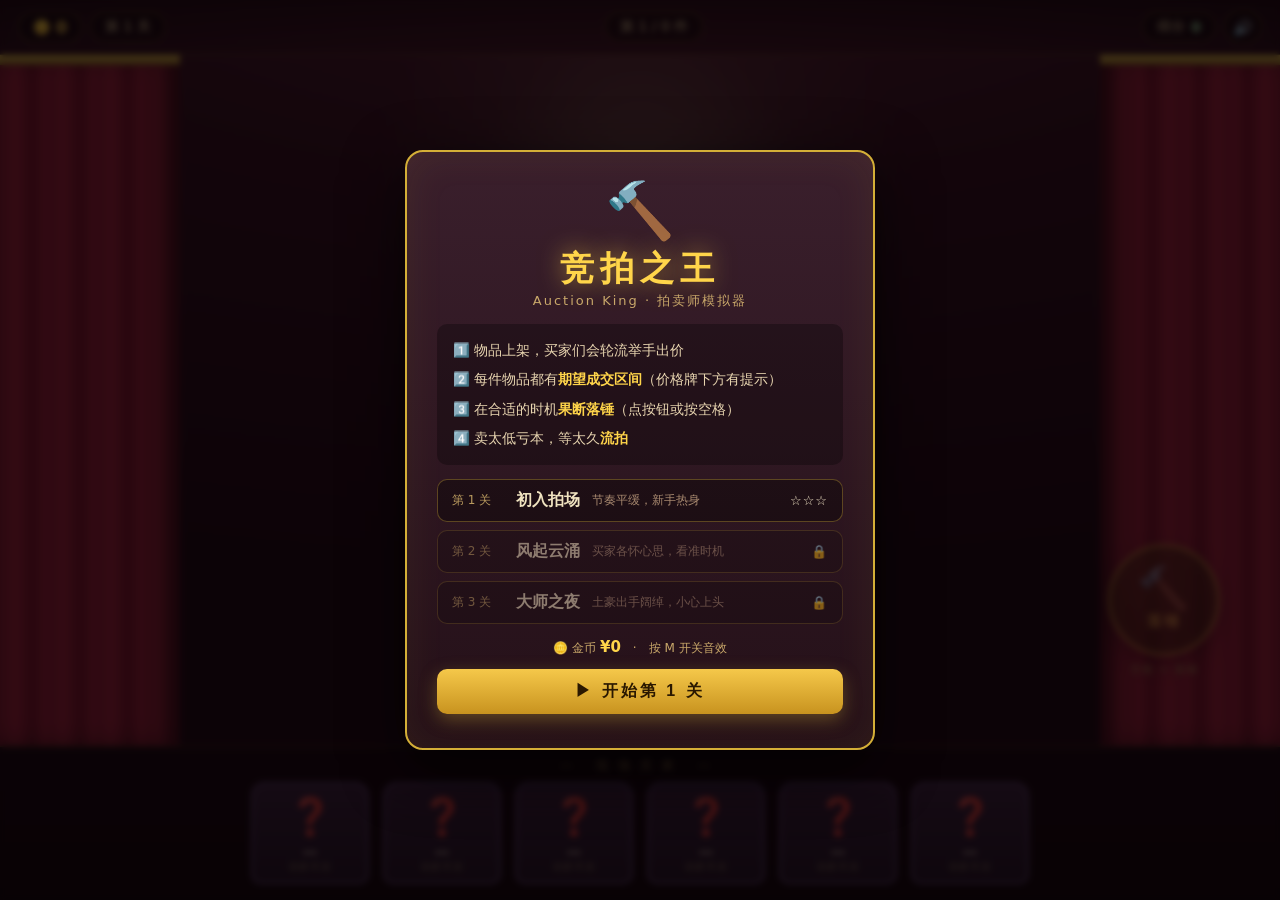
<file: auction-king/index.html>
<!DOCTYPE html>
<html lang="zh-CN">
<head>
<meta charset="UTF-8">
<meta name="viewport" content="width=device-width, initial-scale=1.0">
<title>竞拍之王 Auction King</title>
<link rel="stylesheet" href="css/style.css">
</head>
<body>

<!-- 顶部 HUD -->
<div id="hud">
  <div class="hud-left">
    <span class="chip gold">🪙 <b id="hudGold">0</b></span>
    <span class="chip" id="hudLevelChip">第 1 关</span>
  </div>
  <div class="hud-center">
    <span class="chip" id="hudProgress">第 1 / 5 件</span>
  </div>
  <div class="hud-right">
    <span class="chip" id="hudScore">得分 <b id="hudScoreVal">0</b></span>
    <button id="btnMute" class="icon-btn" title="音效开关 (M)">🔊</button>
  </div>
</div>

<!-- 舞台 -->
<div id="stage">
  <div class="curtain cl"></div>
  <div class="curtain cr"></div>
  <div class="spotlight"></div>

  <div id="itemCard">
    <div id="itemEmoji">🏺</div>
    <div id="itemName">—</div>
    <div id="itemDesc">—</div>
    <div id="itemBase">起拍价 ¥0</div>
  </div>

  <div id="priceBoard">
    <div class="pb-label">当前出价</div>
    <div id="priceValue">¥ 0</div>
    <div id="sweetHint">期望成交 ¥0 – ¥0</div>
    <div id="fallWrap"><div id="fallBar"></div></div>
    <div id="fallText"></div>
  </div>

  <div id="hammerWrap">
    <button id="hammerBtn" disabled>
      <span id="hammerIcon">🔨</span>
      <span id="hammerLabel">落锤</span>
    </button>
    <div class="hint">空格 = 落锤</div>
  </div>
</div>

<!-- 观众席 -->
<div id="audience">
  <div class="aud-title">— 现场买家 —</div>
  <div id="bidderRow"></div>
</div>

<!-- 提示气泡 -->
<div id="toast"></div>

<!-- 浮层（菜单 / 结算 / 通关） -->
<div id="overlay" class="hidden">
  <div class="panel" id="panel"></div>
</div>

<script src="js/audio.js"></script>
<script src="js/items.js"></script>
<script src="js/bidders.js"></script>
<script src="js/game.js"></script>
</body>
</html>
</file>
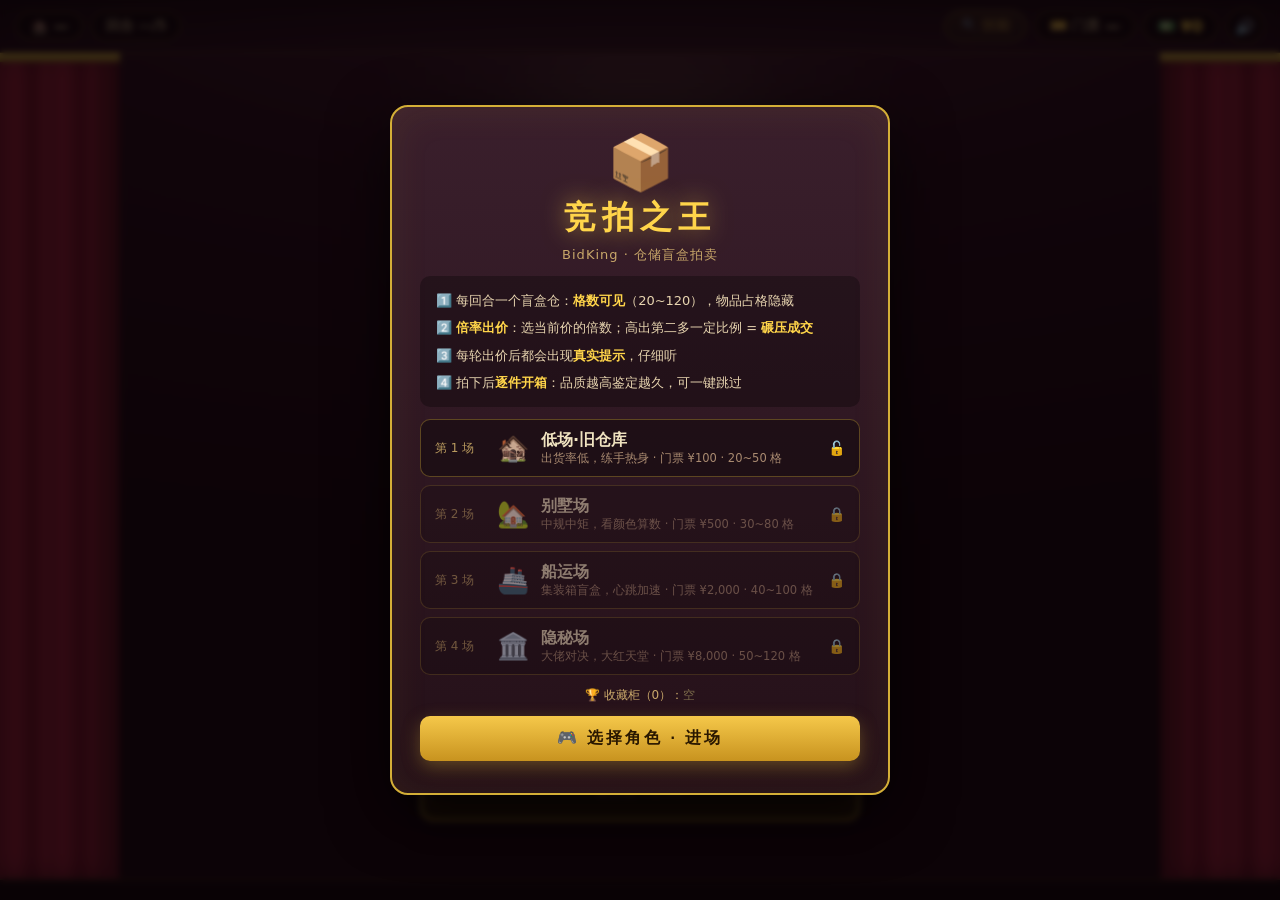
<file: bidking/index.html>
<!DOCTYPE html>
<html lang="zh-CN">
<head>
<meta charset="UTF-8">
<meta name="viewport" content="width=device-width, initial-scale=1.0">
<title>竞拍之王 BidKing — 仓储盲盒拍卖</title>
<link rel="stylesheet" href="css/style.css">
</head>
<body>

<!-- 顶部 HUD -->
<div id="hud">
  <div class="hud-left">
    <span class="chip">🏚️ <b id="hudScene">—</b></span>
    <span class="chip" id="hudRound">回合 —/5</span>
  </div>
  <div class="hud-right">
    <button id="btnSkill" class="skill-btn" disabled>🔍 技能</button>
    <span class="chip">🎫 门票 <b id="hudTicket">—</b></span>
    <span class="chip cash">💵 <b id="hudCash">¥0</b></span>
    <button id="btnMute" class="icon-btn" title="音效开关 (M)">🔊</button>
  </div>
</div>

<!-- 拍卖仓 -->
<div id="stage">
  <div class="curtain cl"></div>
  <div class="curtain cr"></div>
  <div class="spotlight"></div>

  <div id="lotCard">
    <div id="lotTitle">—</div>
    <div id="lotInfo">—</div>
    <div id="lotGrid"></div>
    <div id="lotHint"></div>
    <div id="lotSkill"></div>
  </div>

  <!-- 出价区 -->
  <div id="bidPanel">
    <div id="bidRoundLine">竞价轮 <b id="bidRoundNo">1</b>/3 · 当前最高 <b id="curMax">¥0</b></div>
    <div id="ratioLine">碾压线 ×1.40</div>
    <div id="sealedUI" class="hidden">
      <div id="ratioBtns"></div>
      <div class="btn-row">
        <button id="btnBid" class="btn small primary">✉️ 确认出价</button>
        <button id="btnPass" class="btn small ghost">放弃</button>
      </div>
      <div id="bidHint">—</div>
    </div>
    <div id="waitMsg" class="hidden">🤫 等待其他买家出价…</div>
    <button id="btnStart" class="btn primary hidden">▶ 开始竞价</button>
    <div id="revealRow"></div>
  </div>
</div>

<!-- 竞拍者席位 -->
<div id="playersRow"></div>

<div id="toast"></div>

<!-- 浮层 -->
<div id="overlay" class="hidden">
  <div class="panel" id="panel"></div>
</div>

<script src="js/audio.js"></script>
<script src="js/data.js"></script>
<script src="js/ai.js"></script>
<script src="js/game.js"></script>
</body>
</html>
</file>
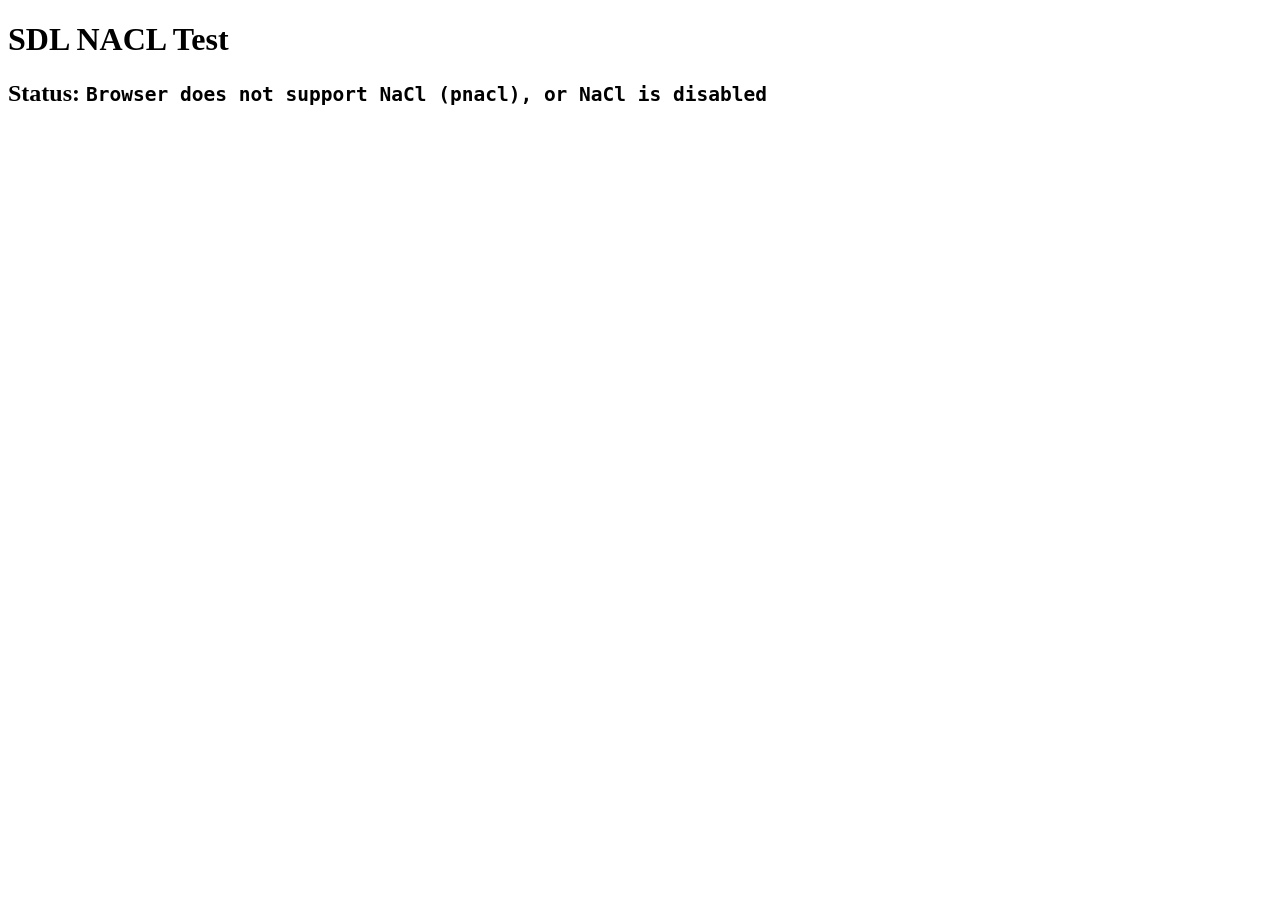
<file: game-engin/third_party/SDL2/test/nacl/index.html>
<!DOCTYPE html>
<html>
<!--
Copyright (c) 2012 The Chromium Authors. All rights reserved.
Use of this source code is governed by a BSD-style license that can be
found in the LICENSE file.
-->
<head>
  <meta http-equiv="Pragma" content="no-cache">
  <meta http-equiv="Expires" content="-1">
  <title>SDL NACL Test</title>
  <script type="text/javascript" src="common.js"></script>
</head>
<body data-width="640" data-height="640" data-name="sdl_app" data-tools="pnacl" data-configs="Debug Release" data-path="{tc}/{config}">
  <h1>SDL NACL Test</h1>
  <h2>Status: <code id="statusField">NO-STATUS</code></h2>
  <!-- The NaCl plugin will be embedded inside the element with id "listener".
      See common.js.-->
  <div id="listener"></div>
</body>
</html>
</file>
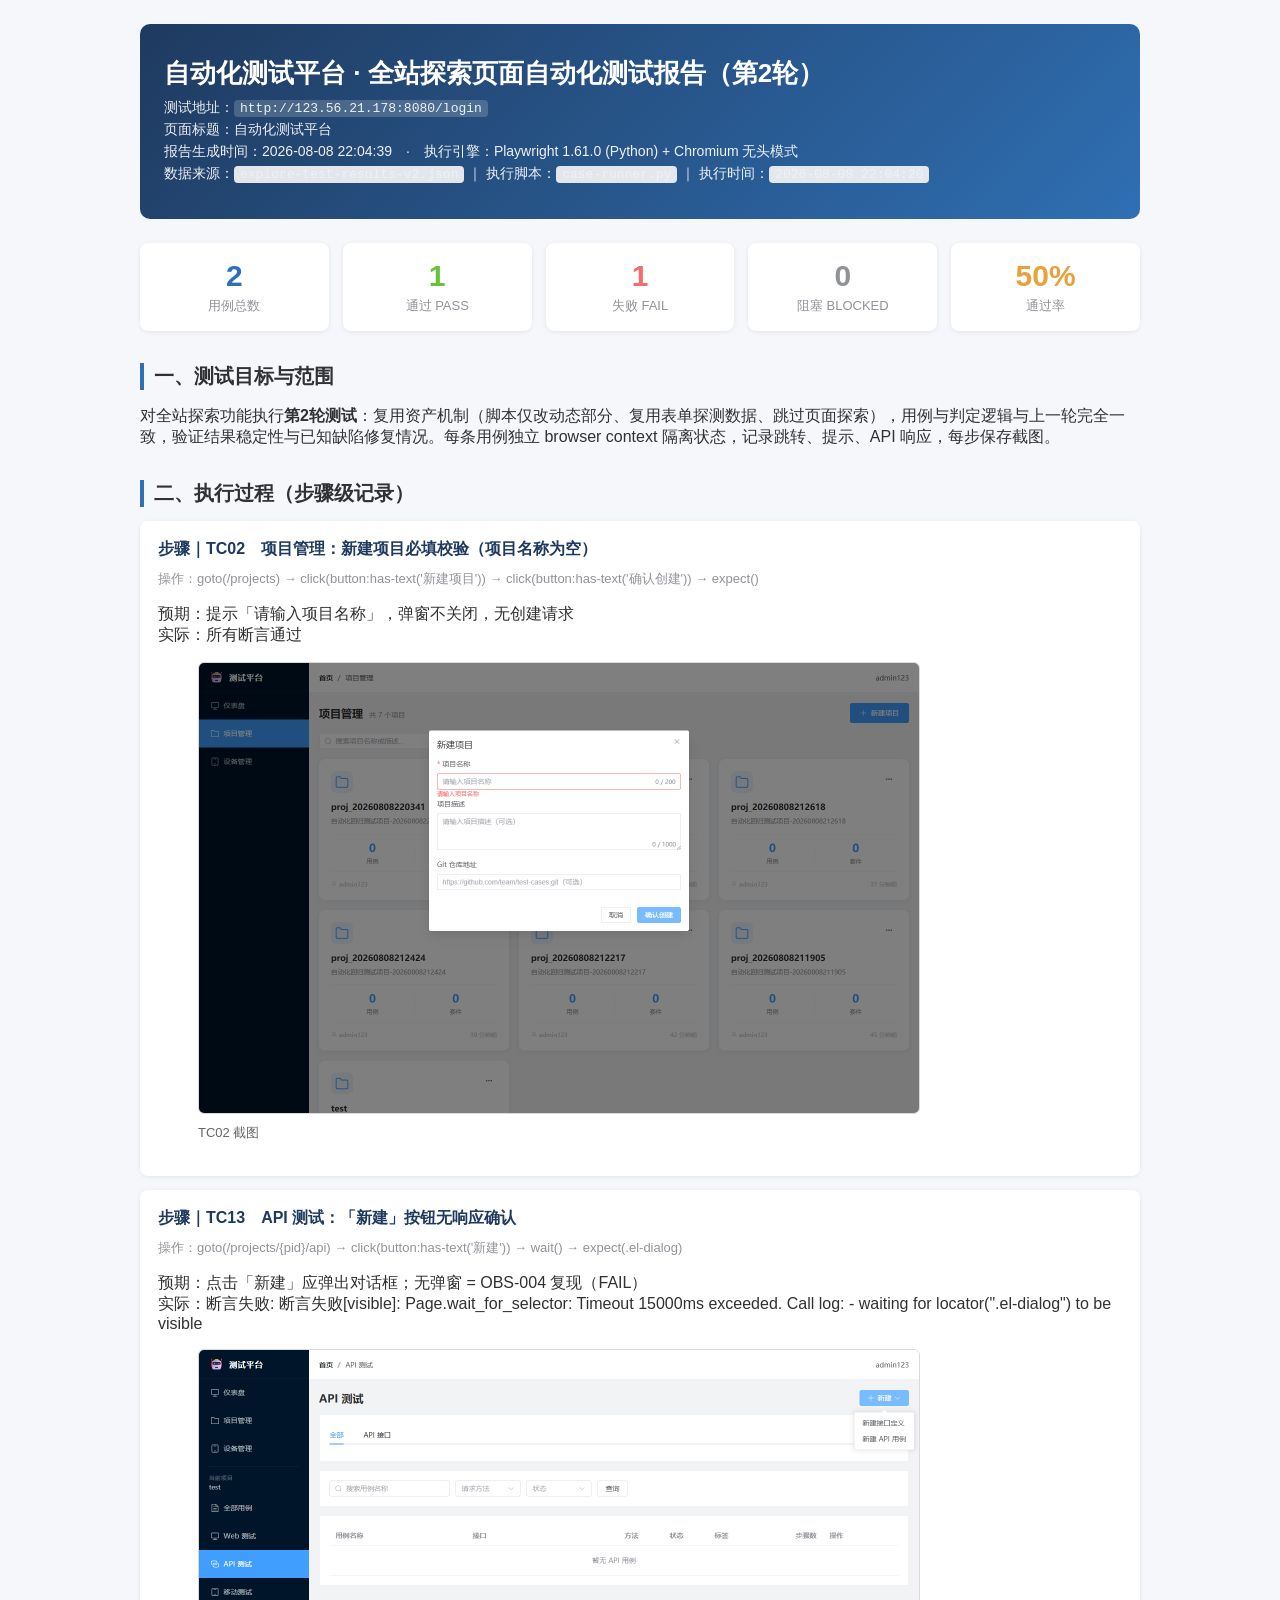
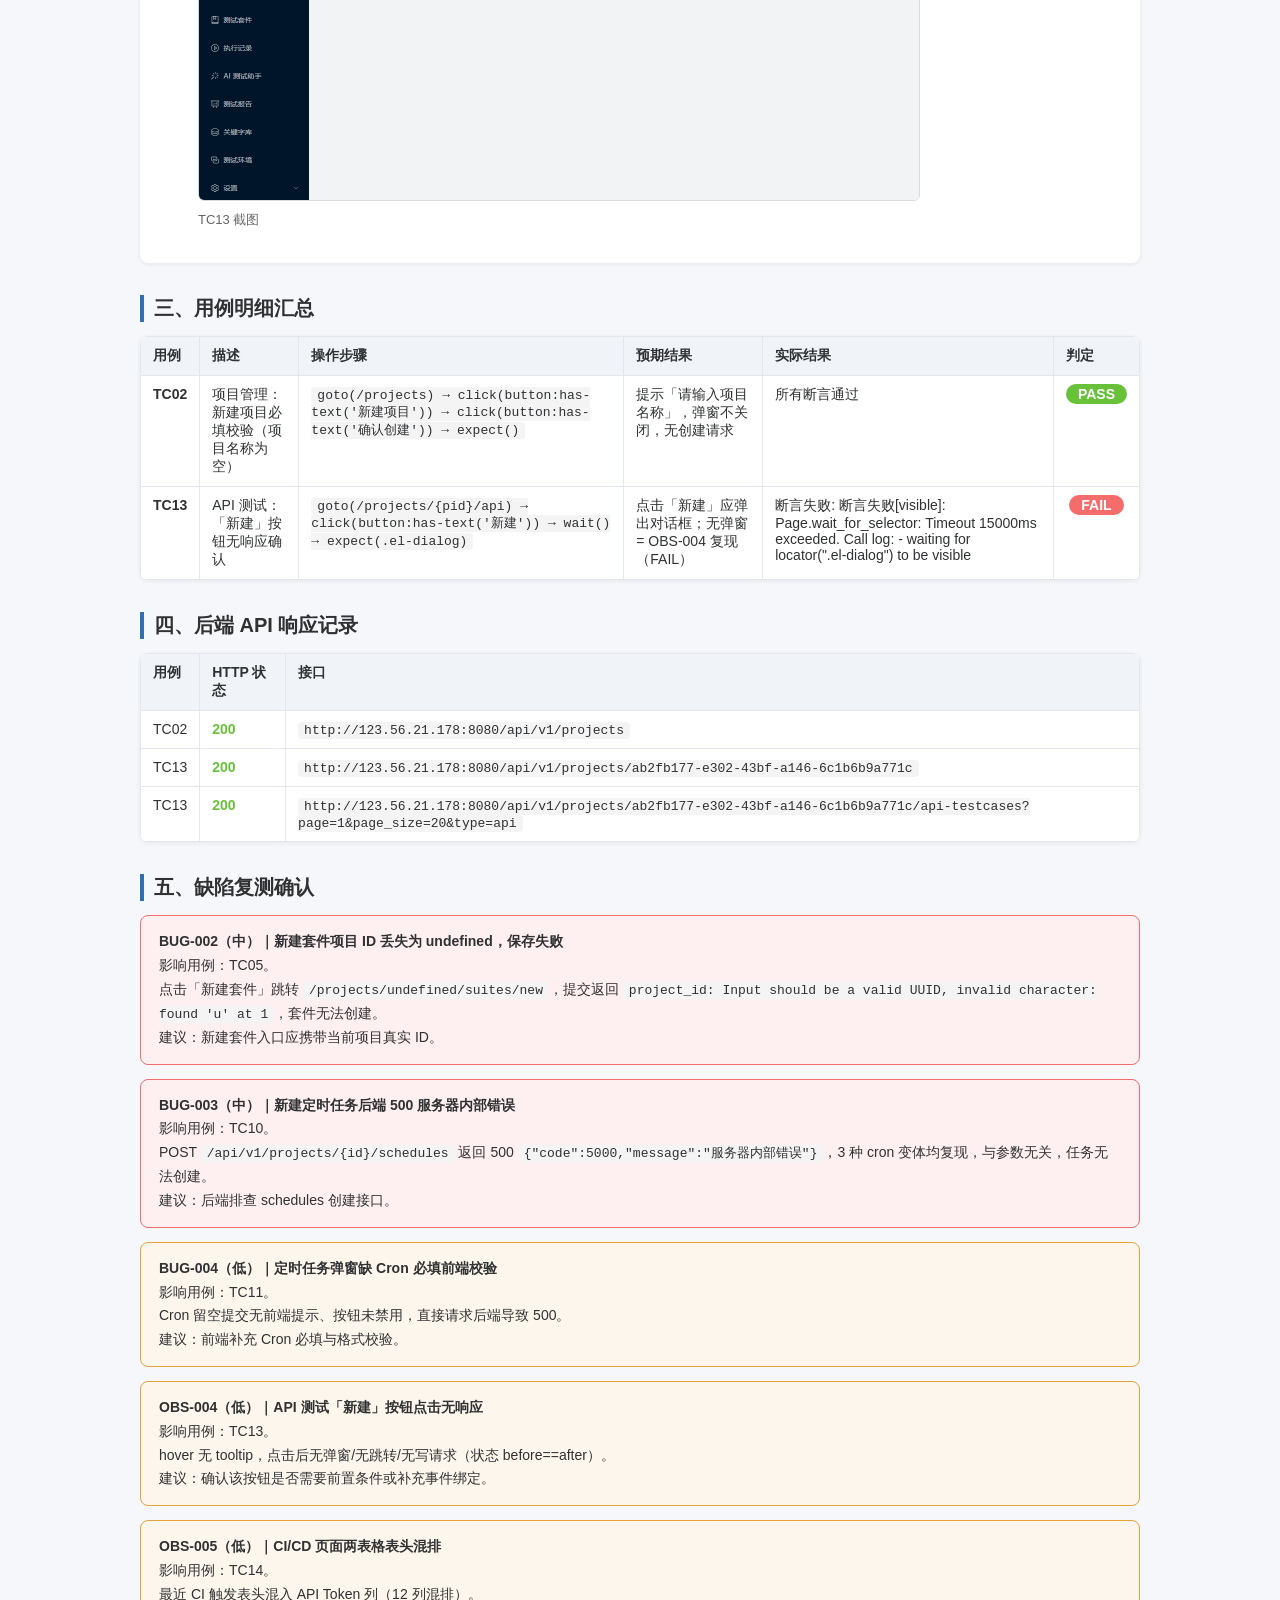
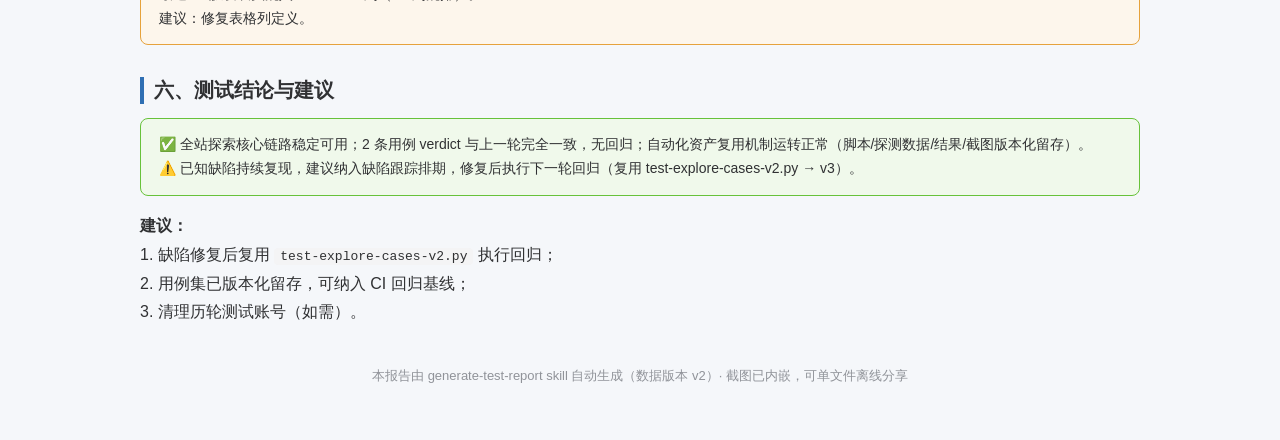
<file: 自动化测试平台-全站探索测试报告-v2.html>
<!DOCTYPE html>
<html lang="zh-CN">
<head><meta charset="UTF-8"/><title>自动化测试平台-全站探索页自动化测试报告（第2轮）</title>
<style>
body{font-family:"Microsoft YaHei","PingFang SC",sans-serif;margin:0;background:#f5f7fa;color:#303133;}
.wrap{max-width:1000px;margin:0 auto;padding:24px 16px 60px;}
header{background:linear-gradient(135deg,#1f3a5f,#2f6fb3);color:#fff;padding:32px 24px;border-radius:10px;margin-bottom:24px;}
header h1{margin:0 0 8px;font-size:26px;} header p{margin:4px 0;opacity:.92;font-size:14px;}
h2{border-left:4px solid #2f6fb3;padding-left:10px;margin:32px 0 14px;font-size:20px;}
.cards{display:flex;gap:14px;flex-wrap:wrap;margin:16px 0;}
.card{flex:1;min-width:150px;background:#fff;border-radius:8px;padding:16px;text-align:center;box-shadow:0 1px 4px rgba(0,0,0,.08);}
.card .num{font-size:30px;font-weight:700;} .card .lbl{color:#909399;font-size:13px;margin-top:4px;}
table{width:100%;border-collapse:collapse;background:#fff;border-radius:8px;overflow:hidden;box-shadow:0 1px 4px rgba(0,0,0,.08);}
th,td{border:1px solid #e4e7ed;padding:10px 12px;font-size:14px;vertical-align:top;text-align:left;}
th{background:#f0f4f9;font-weight:600;} code{background:#f4f4f5;padding:1px 6px;border-radius:4px;font-size:13px;}
.step{background:#fff;border-radius:8px;padding:18px;margin:14px 0;box-shadow:0 1px 4px rgba(0,0,0,.08);}
.step h3{margin:0 0 10px;font-size:16px;color:#1f3a5f;} .step .meta{color:#909399;font-size:13px;margin-bottom:10px;}
.note{background:#fdf6ec;border:1px solid #e6a23c;border-radius:8px;padding:14px 18px;font-size:14px;line-height:1.7;margin:14px 0;}
.warn{background:#fef0f0;border:1px solid #f56c6c;border-radius:8px;padding:14px 18px;font-size:14px;line-height:1.7;margin:14px 0;}
.good{background:#f0f9eb;border:1px solid #67c23a;border-radius:8px;padding:14px 18px;font-size:14px;line-height:1.7;margin:14px 0;}
footer{color:#909399;font-size:13px;text-align:center;margin-top:40px;}
</style></head>
<body><div class="wrap">
<header>
<h1>自动化测试平台 · 全站探索页面自动化测试报告（第2轮）</h1>
<p>测试地址：<code style="background:rgba(255,255,255,.2);color:#fff;">http://123.56.21.178:8080/login</code></p>
<p>页面标题：自动化测试平台</p>
<p>报告生成时间：2026-08-08 22:04:39　·　执行引擎：Playwright 1.61.0 (Python) + Chromium 无头模式</p>
<p>数据来源：<code>explore-test-results-v2.json</code> ｜ 执行脚本：<code>case-runner.py</code> ｜ 执行时间：<code>2026-08-08 22:04:20</code></p>
</header>
<div class="cards">
<div class="card"><div class="num" style="color:#2f6fb3;">2</div><div class="lbl">用例总数</div></div>
<div class="card"><div class="num" style="color:#67c23a;">1</div><div class="lbl">通过 PASS</div></div>
<div class="card"><div class="num" style="color:#f56c6c;">1</div><div class="lbl">失败 FAIL</div></div>
<div class="card"><div class="num" style="color:#909399;">0</div><div class="lbl">阻塞 BLOCKED</div></div>
<div class="card"><div class="num" style="color:#e6a23c;">50%</div><div class="lbl">通过率</div></div>
</div>
<h2>一、测试目标与范围</h2>
<p>对全站探索功能执行<b>第2轮测试</b>：复用资产机制（脚本仅改动态部分、复用表单探测数据、跳过页面探索），用例与判定逻辑与上一轮完全一致，验证结果稳定性与已知缺陷修复情况。每条用例独立 browser context 隔离状态，记录跳转、提示、API 响应，每步保存截图。</p>
<h2>二、执行过程（步骤级记录）</h2>
<div class="step"><h3>步骤｜TC02　项目管理：新建项目必填校验（项目名称为空）</h3><div class="meta">操作：goto(/projects) → click(button:has-text('新建项目')) → click(button:has-text('确认创建')) → expect()</div><p>预期：提示「请输入项目名称」，弹窗不关闭，无创建请求<br/>实际：所有断言通过</p><figure><img src="[data-uri]" alt="TC02 截图" style="max-width:720px;width:100%;border:1px solid #d9d9d9;border-radius:6px;"/><figcaption style="color:#666;font-size:13px;margin-top:6px;">TC02 截图</figcaption></figure></div><div class="step"><h3>步骤｜TC13　API 测试：「新建」按钮无响应确认</h3><div class="meta">操作：goto(/projects/{pid}/api) → click(button:has-text('新建')) → wait() → expect(.el-dialog)</div><p>预期：点击「新建」应弹出对话框；无弹窗 = OBS-004 复现（FAIL）<br/>实际：断言失败: 断言失败[visible]: Page.wait_for_selector: Timeout 15000ms exceeded.
Call log:
  - waiting for locator(".el-dialog") to be visible
</p><figure><img src="[data-uri]" alt="TC13 截图" style="max-width:720px;width:100%;border:1px solid #d9d9d9;border-radius:6px;"/><figcaption style="color:#666;font-size:13px;margin-top:6px;">TC13 截图</figcaption></figure></div>
<h2>三、用例明细汇总</h2>
<table><tr><th>用例</th><th>描述</th><th>操作步骤</th><th>预期结果</th><th>实际结果</th><th>判定</th></tr><tr><td style="text-align:center;font-weight:600;">TC02</td><td>项目管理：新建项目必填校验（项目名称为空）</td><td><code>goto(/projects) → click(button:has-text('新建项目')) → click(button:has-text('确认创建')) → expect()</code></td><td>提示「请输入项目名称」，弹窗不关闭，无创建请求</td><td>所有断言通过</td><td style="text-align:center;"><span style="background:#67c23a;color:#fff;padding:2px 12px;border-radius:12px;font-weight:600;">PASS</span></td></tr><tr><td style="text-align:center;font-weight:600;">TC13</td><td>API 测试：「新建」按钮无响应确认</td><td><code>goto(/projects/{pid}/api) → click(button:has-text('新建')) → wait() → expect(.el-dialog)</code></td><td>点击「新建」应弹出对话框；无弹窗 = OBS-004 复现（FAIL）</td><td>断言失败: 断言失败[visible]: Page.wait_for_selector: Timeout 15000ms exceeded.
Call log:
  - waiting for locator(".el-dialog") to be visible
</td><td style="text-align:center;"><span style="background:#f56c6c;color:#fff;padding:2px 12px;border-radius:12px;font-weight:600;">FAIL</span></td></tr></table>
<h2>四、后端 API 响应记录</h2>
<table><tr><th>用例</th><th>HTTP 状态</th><th>接口</th></tr><tr><td>TC02</td><td style="color:#67c23a;font-weight:600;">200</td><td><code>http://123.56.21.178:8080/api/v1/projects</code></td></tr><tr><td>TC13</td><td style="color:#67c23a;font-weight:600;">200</td><td><code>http://123.56.21.178:8080/api/v1/projects/ab2fb177-e302-43bf-a146-6c1b6b9a771c</code></td></tr><tr><td>TC13</td><td style="color:#67c23a;font-weight:600;">200</td><td><code>http://123.56.21.178:8080/api/v1/projects/ab2fb177-e302-43bf-a146-6c1b6b9a771c/api-testcases?page=1&page_size=20&type=api</code></td></tr></table>
<h2>五、缺陷复测确认</h2>
<div class="warn"><b>BUG-002（中）｜新建套件项目 ID 丢失为 undefined，保存失败</b><br/>影响用例：TC05。<br/>点击「新建套件」跳转 <code>/projects/undefined/suites/new</code>，提交返回 <code>project_id: Input should be a valid UUID, invalid character: found 'u' at 1</code>，套件无法创建。<br/>建议：新建套件入口应携带当前项目真实 ID。</div><div class="warn"><b>BUG-003（中）｜新建定时任务后端 500 服务器内部错误</b><br/>影响用例：TC10。<br/>POST <code>/api/v1/projects/{id}/schedules</code> 返回 500 <code>{"code":5000,"message":"服务器内部错误"}</code>，3 种 cron 变体均复现，与参数无关，任务无法创建。<br/>建议：后端排查 schedules 创建接口。</div><div class="note"><b>BUG-004（低）｜定时任务弹窗缺 Cron 必填前端校验</b><br/>影响用例：TC11。<br/>Cron 留空提交无前端提示、按钮未禁用，直接请求后端导致 500。<br/>建议：前端补充 Cron 必填与格式校验。</div><div class="note"><b>OBS-004（低）｜API 测试「新建」按钮点击无响应</b><br/>影响用例：TC13。<br/>hover 无 tooltip，点击后无弹窗/无跳转/无写请求（状态 before==after）。<br/>建议：确认该按钮是否需要前置条件或补充事件绑定。</div><div class="note"><b>OBS-005（低）｜CI/CD 页面两表格表头混排</b><br/>影响用例：TC14。<br/>最近 CI 触发表头混入 API Token 列（12 列混排）。<br/>建议：修复表格列定义。</div>
<h2>六、测试结论与建议</h2>
<div class="good">
✅ 全站探索核心链路稳定可用；2 条用例 verdict 与上一轮完全一致，无回归；自动化资产复用机制运转正常（脚本/探测数据/结果/截图版本化留存）。<br/>
⚠️ 已知缺陷持续复现，建议纳入缺陷跟踪排期，修复后执行下一轮回归（复用 test-explore-cases-v2.py → v3）。
</div>
<p style="line-height:1.8;"><b>建议：</b><br/>
1. 缺陷修复后复用 <code>test-explore-cases-v2.py</code> 执行回归；<br/>
2. 用例集已版本化留存，可纳入 CI 回归基线；<br/>
3. 清理历轮测试账号（如需）。</p>
<footer>本报告由 generate-test-report skill 自动生成（数据版本 v2）· 截图已内嵌，可单文件离线分享</footer>
</div></body></html>
</file>
<file: auction-king/css/style.css>
/* ============================================================
   竞拍之王 Auction King — 拍卖行主题（全部素材程序化生成）
   ============================================================ */
* { margin: 0; padding: 0; box-sizing: border-box; }
html, body { height: 100%; }

body {
  font-family: "Segoe UI", "Microsoft YaHei", system-ui, sans-serif;
  background:
    radial-gradient(ellipse 130% 75% at 50% -12%, #5a1f33 0%, #2c0e1b 45%, #15050e 100%);
  color: #f3e6c8;
  overflow: hidden;
  user-select: none;
  display: flex;
  flex-direction: column;
}

/* ---------- HUD ---------- */
#hud {
  display: flex;
  align-items: center;
  justify-content: space-between;
  gap: 12px;
  padding: 10px 18px;
  background: linear-gradient(180deg, rgba(0,0,0,.55), rgba(0,0,0,.12));
  border-bottom: 1px solid rgba(212,175,55,.35);
  z-index: 5;
}
.hud-left, .hud-right { display: flex; gap: 8px; align-items: center; }
.chip {
  display: inline-flex;
  align-items: center;
  gap: 6px;
  background: rgba(0,0,0,.45);
  border: 1px solid rgba(212,175,55,.4);
  border-radius: 999px;
  padding: 5px 14px;
  font-size: 14px;
  color: #f0dda0;
}
.chip.gold b { color: #ffd54a; font-size: 16px; }
#hudScore b { color: #9be8a0; }
.icon-btn {
  background: rgba(0,0,0,.45);
  border: 1px solid rgba(212,175,55,.4);
  color: #f0dda0;
  border-radius: 999px;
  width: 38px; height: 34px;
  font-size: 16px;
  cursor: pointer;
  transition: background .15s;
}
.icon-btn:hover { background: rgba(212,175,55,.25); }

/* ---------- 舞台 ---------- */
#stage {
  position: relative;
  flex: 1 1 auto;
  min-height: 300px;
  overflow: hidden;
}
#stage.shake { animation: shake .4s linear; }
@keyframes shake {
  0%, 100% { transform: translate(0,0); }
  20% { transform: translate(-8px,4px); }
  40% { transform: translate(7px,-5px); }
  60% { transform: translate(-5px,3px); }
  80% { transform: translate(4px,-2px); }
}

/* 幕布 */
.curtain {
  position: absolute;
  top: 0; bottom: 0;
  width: clamp(64px, 15%, 180px);
  z-index: 3;
  background:
    repeating-linear-gradient(90deg,
      #8c1a30 0px, #a02038 16px, #761226 32px, #a02038 48px);
  box-shadow: inset -14px 0 26px rgba(0,0,0,.55);
}
.curtain.cl { left: 0; }
.curtain.cr { right: 0; transform: scaleX(-1); }
.curtain::before {
  content: "";
  position: absolute;
  top: 0; left: 0; right: 0; height: 10px;
  background: linear-gradient(180deg, #e2bc4a, #8a6d1f);
}

/* 聚光灯 */
.spotlight {
  position: absolute;
  left: 50%; top: -140px;
  width: 540px; height: 540px;
  transform: translateX(-50%);
  background: radial-gradient(circle, rgba(255,240,180,.26) 0%, rgba(255,240,180,.06) 42%, transparent 70%);
  animation: sway 7s ease-in-out infinite alternate;
  pointer-events: none;
}
@keyframes sway { from { margin-left: -80px; } to { margin-left: 80px; } }

/* 物品展示卡 */
#itemCard {
  position: absolute;
  left: 50%; top: 46%;
  transform: translate(-50%,-50%);
  text-align: center;
  width: min(320px, 44vw);
  opacity: 0;
  transition: opacity .6s;
  z-index: 2;
}
#itemCard.show { opacity: 1; }
#itemEmoji {
  display: inline-block;
  font-size: clamp(64px, 11vh, 108px);
  line-height: 1.15;
  filter: drop-shadow(0 0 26px rgba(255,214,74,.65));
  animation: float 3.2s ease-in-out infinite;
}
#itemEmoji img {
  width: clamp(90px, 16vh, 150px);
  height: auto;
  border-radius: 14px;
  box-shadow: 0 0 30px rgba(255,214,74,.5);
}
@keyframes float {
  0%, 100% { transform: translateY(0); }
  50% { transform: translateY(-10px); }
}
#itemName {
  font-size: 24px;
  font-weight: 700;
  letter-spacing: 2px;
  color: #ffe9b0;
  text-shadow: 0 2px 8px rgba(0,0,0,.85);
  margin-top: 2px;
}
#itemDesc { font-size: 13px; color: #d8b98a; margin-top: 4px; }
#itemBase {
  margin-top: 10px;
  font-size: 13px;
  color: #c9a86a;
  background: rgba(0,0,0,.5);
  border: 1px solid rgba(212,175,55,.4);
  border-radius: 8px;
  padding: 4px 14px;
  display: inline-block;
}

/* 价格牌 */
#priceBoard {
  position: absolute;
  left: 50%; bottom: 12%;
  transform: translateX(-50%);
  text-align: center;
  z-index: 2;
  background: linear-gradient(180deg, #3a2410, #221303);
  border: 3px solid #d4af37;
  border-radius: 14px;
  padding: 10px 36px 12px;
  min-width: min(340px, 64vw);
  box-shadow: 0 6px 24px rgba(0,0,0,.6), inset 0 0 26px rgba(212,175,55,.15);
}
.pb-label { font-size: 12px; letter-spacing: 8px; color: #b99a5e; }
#priceValue {
  font-size: clamp(34px, 6vw, 52px);
  font-weight: 800;
  color: #ffd54a;
  text-shadow: 0 0 16px rgba(255,213,74,.5);
  font-variant-numeric: tabular-nums;
  transition: color .25s;
}
#priceValue.pop { animation: pricePop .22s ease; }
@keyframes pricePop { 0% { transform: scale(1.18); } 100% { transform: scale(1); } }
#priceValue.sweet {
  color: #7dffa8;
  text-shadow: 0 0 22px rgba(125,255,168,.85);
  animation: glowPulse 1.2s ease-in-out infinite;
}
#priceValue.warn {
  color: #ff5f5f;
  text-shadow: 0 0 22px rgba(255,95,95,.85);
  animation: glowPulse .7s ease-in-out infinite;
}
@keyframes glowPulse { 0%, 100% { opacity: 1; } 50% { opacity: .72; } }
#sweetHint { font-size: 12px; color: #c9a86a; margin-top: 2px; }
#fallWrap {
  height: 6px;
  margin-top: 8px;
  border-radius: 3px;
  background: rgba(255,255,255,.12);
  overflow: hidden;
  opacity: 0;
  transition: opacity .3s;
}
#fallWrap.on { opacity: 1; }
#fallBar {
  height: 100%; width: 100%;
  background: linear-gradient(90deg, #ff5f5f, #ffb04a);
  border-radius: 3px;
}
#fallText {
  font-size: 12px;
  color: #ff9a9a;
  margin-top: 6px;
  min-height: 16px;
}

/* 落锤按钮 */
#hammerWrap {
  position: absolute;
  right: clamp(14px, 5vw, 60px);
  bottom: 10%;
  text-align: center;
  z-index: 4;
}
#hammerBtn {
  width: 112px; height: 112px;
  border-radius: 50%;
  border: 3px solid #d4af37;
  background: radial-gradient(circle at 35% 30%, #4a2c12, #241405);
  cursor: pointer;
  color: #ffd54a;
  font-size: 15px;
  font-weight: 700;
  letter-spacing: 2px;
  display: flex;
  flex-direction: column;
  align-items: center;
  justify-content: center;
  gap: 2px;
  box-shadow: 0 8px 22px rgba(0,0,0,.55), inset 0 0 18px rgba(212,175,55,.2);
  transition: transform .12s, box-shadow .12s;
}
#hammerBtn:hover:not(:disabled) {
  transform: scale(1.06);
  box-shadow: 0 10px 30px rgba(212,175,55,.35);
}
#hammerBtn:disabled { opacity: .55; cursor: default; }
#hammerIcon { font-size: 42px; line-height: 1; }
#hammerBtn.hit { animation: hammerHit .42s ease-in; }
@keyframes hammerHit {
  0%   { transform: rotate(0) scale(1); }
  25%  { transform: rotate(-26deg) scale(.95) translateY(9px); }
  55%  { transform: rotate(12deg) scale(1.07); }
  100% { transform: rotate(0) scale(1); }
}
.hint { font-size: 11px; color: #a98a52; margin-top: 6px; letter-spacing: 1px; }

/* ---------- 观众席 ---------- */
#audience {
  padding: 10px 20px 16px;
  background: linear-gradient(180deg, rgba(0,0,0,.3), rgba(0,0,0,.62));
  border-top: 1px solid rgba(212,175,55,.3);
  z-index: 5;
}
.aud-title {
  text-align: center;
  font-size: 12px;
  letter-spacing: 10px;
  color: #a98a52;
  margin-bottom: 8px;
}
#bidderRow {
  display: flex;
  justify-content: center;
  gap: 14px;
  flex-wrap: wrap;
}
.bidder {
  position: relative;
  width: 118px;
  padding: 10px 8px 8px;
  border-radius: 14px 14px 10px 10px;
  background: linear-gradient(180deg, #33203a, #1c1222);
  border: 2px solid #54406b;
  text-align: center;
  transition: transform .18s, border-color .18s, box-shadow .18s, opacity .3s, background .18s;
}
.bidder .avatar { font-size: 36px; line-height: 1.25; }
.bidder .bname { font-size: 14px; font-weight: 700; color: #f0e3c0; margin-top: 2px; }
.bidder .bstyle { font-size: 11px; color: #b99a6a; }
.bidder .bcount { font-size: 10px; color: #8a7a5a; margin-top: 3px; }
.bidder .bubble {
  position: absolute;
  top: -30px; left: 50%;
  transform: translateX(-50%) scale(.4);
  background: linear-gradient(180deg, #ffe27a, #f5b62e);
  color: #3a2400;
  font-weight: 800;
  font-size: 13px;
  padding: 3px 10px;
  border-radius: 999px;
  opacity: 0;
  white-space: nowrap;
  box-shadow: 0 3px 10px rgba(0,0,0,.5);
  pointer-events: none;
  transition: all .18s;
}
.bidder .bubble.show { opacity: 1; transform: translateX(-50%) scale(1); }
.bidder.active-bid {
  border-color: #ffd54a;
  transform: translateY(-10px);
  box-shadow: 0 0 22px rgba(255,213,74,.5);
  background: linear-gradient(180deg, #4a3a1e, #2a2010);
}
.bidder.out { opacity: .35; filter: grayscale(.9); }
.bidder.empty { visibility: hidden; }

/* ---------- 提示气泡 ---------- */
#toast {
  position: fixed;
  top: 64px; left: 50%;
  transform: translateX(-50%) translateY(-8px);
  background: rgba(20,8,4,.9);
  border: 1px solid rgba(212,175,55,.6);
  color: #ffe9b0;
  padding: 8px 22px;
  border-radius: 999px;
  font-size: 14px;
  opacity: 0;
  transition: all .3s;
  z-index: 40;
  pointer-events: none;
  box-shadow: 0 6px 20px rgba(0,0,0,.5);
}
#toast.show { opacity: 1; transform: translateX(-50%) translateY(0); }

/* ---------- 浮层 / 面板 ---------- */
#overlay {
  position: fixed;
  inset: 0;
  z-index: 30;
  display: flex;
  align-items: center;
  justify-content: center;
  background: rgba(10,3,6,.72);
  backdrop-filter: blur(3px);
}
#overlay.hidden { display: none; }
.panel {
  width: min(470px, 92vw);
  max-height: 92vh;
  overflow-y: auto;
  background: linear-gradient(180deg, #3a1f2c, #241018);
  border: 2px solid #d4af37;
  border-radius: 18px;
  padding: 26px 30px;
  text-align: center;
  box-shadow: 0 18px 60px rgba(0,0,0,.7), inset 0 0 40px rgba(212,175,55,.08);
}
.logo { font-size: 56px; animation: float 3s ease-in-out infinite; }
h1 {
  font-size: 34px;
  letter-spacing: 6px;
  color: #ffd54a;
  text-shadow: 0 0 24px rgba(255,213,74,.6);
  margin-top: 2px;
}
h2 { font-size: 26px; color: #ffe9b0; letter-spacing: 3px; }
.sub { color: #c9a86a; font-size: 13px; margin-bottom: 14px; letter-spacing: 2px; }

.howto {
  text-align: left;
  font-size: 13.5px;
  line-height: 2.15;
  color: #e8d5b0;
  background: rgba(0,0,0,.3);
  border-radius: 10px;
  padding: 12px 16px;
  margin: 14px 0;
}
.howto b { color: #ffd54a; }

.level-list { display: flex; flex-direction: column; gap: 8px; margin: 14px 0; }
.level-card {
  display: flex;
  align-items: center;
  gap: 12px;
  padding: 10px 14px;
  background: rgba(0,0,0,.35);
  border: 1px solid rgba(212,175,55,.35);
  border-radius: 10px;
  cursor: pointer;
  transition: all .15s;
  text-align: left;
}
.level-card:hover:not(.locked) { border-color: #ffd54a; background: rgba(212,175,55,.12); }
.level-card.locked { opacity: .5; cursor: default; }
.lv-num { font-size: 12px; color: #b99a5e; width: 52px; flex-shrink: 0; }
.lv-name { font-weight: 700; color: #f0e3c0; flex-shrink: 0; }
.lv-desc { flex: 1; font-size: 11.5px; color: #a98a70; }
.lv-stars { font-size: 13px; letter-spacing: 1px; }

.hud-gold-line { font-size: 12px; color: #c9a86a; margin: 6px 0 12px; }
.hud-gold-line b { color: #ffd54a; font-size: 15px; }

.btn {
  display: block;
  width: 100%;
  margin: 8px 0;
  padding: 12px 0;
  font-size: 16px;
  font-weight: 700;
  letter-spacing: 3px;
  border: none;
  border-radius: 10px;
  cursor: pointer;
  transition: all .15s;
}
.btn.primary {
  background: linear-gradient(180deg, #f5c84a, #c8931f);
  color: #2a1800;
  box-shadow: 0 6px 18px rgba(212,175,55,.35);
}
.btn.primary:hover { filter: brightness(1.12); transform: translateY(-1px); }
.btn.ghost {
  background: rgba(255,255,255,.08);
  color: #e8d5b0;
  border: 1px solid rgba(212,175,55,.4);
}
.btn.ghost:hover { background: rgba(255,255,255,.16); }

.panel-head .big-emoji { font-size: 64px; margin-bottom: 2px; }
.grade-badge {
  display: inline-block;
  margin: 10px 0 4px;
  padding: 5px 18px;
  border-radius: 999px;
  font-size: 14px;
  font-weight: 700;
  letter-spacing: 2px;
}
.grade-badge.perfect { background: linear-gradient(180deg,#ffd54a,#e8a020); color: #3a2400; box-shadow: 0 0 18px rgba(255,213,74,.6); }
.grade-badge.good   { background: linear-gradient(180deg,#9be8a0,#4a9e55); color: #0c2a10; }
.grade-badge.poor   { background: linear-gradient(180deg,#f0b0a0,#b06050); color: #3a0c06; }
.grade-badge.over   { background: linear-gradient(180deg,#ffc36b,#c07a1e); color: #3a2200; }
.grade-badge.fall   { background: linear-gradient(180deg,#9aa0a8,#5a6068); color: #14181c; }
.grade-badge.stars  { background: linear-gradient(180deg,#ffd54a,#e8a020); color: #3a2400; font-size: 16px; }

.panel-rows { margin: 14px 0 6px; text-align: left; }
.panel-rows .row {
  display: flex;
  justify-content: space-between;
  align-items: center;
  padding: 7px 4px;
  border-bottom: 1px dashed rgba(212,175,55,.25);
  font-size: 14px;
  color: #d8c39a;
}
.panel-rows .row b { color: #ffe9b0; }
.panel-rows .row .score { color: #7dffa8; font-size: 17px; }
.panel-rows .row .gain { color: #ffd54a; animation: popIn .5s ease; display: inline-block; }
.panel-rows .row .loss { color: #ff7d7d; }
@keyframes popIn { 0% { transform: scale(.4); opacity: 0; } 60% { transform: scale(1.25); } 100% { transform: scale(1); opacity: 1; } }
.panel-msg { font-size: 13px; color: #c9a86a; margin: 10px 0 6px; }

/* ---------- 响应式 ---------- */
@media (max-width: 760px) {
  .bidder { width: 92px; padding: 8px 4px; }
  .bidder .avatar { font-size: 28px; }
  .bidder .bname { font-size: 12px; }
  #bidderRow { gap: 8px; }
  #hammerWrap { right: 10px; bottom: 6%; }
  #hammerBtn { width: 86px; height: 86px; }
  #hammerIcon { font-size: 34px; }
  #priceBoard { bottom: 8%; padding: 8px 20px 10px; }
  .chip { font-size: 12px; padding: 4px 10px; }
}
</file>
<file: bidking/css/style.css>
/* ============================================================
   竞拍之王 BidKing — 仓储拍卖场主题（v3）
   ============================================================ */
* { margin: 0; padding: 0; box-sizing: border-box; }
html, body { height: 100%; }

body {
  font-family: "Segoe UI", "Microsoft YaHei", system-ui, sans-serif;
  background:
    radial-gradient(ellipse 130% 75% at 50% -12%, #4a2036 0%, #260d1a 45%, #14040c 100%);
  color: #f3e6c8;
  overflow: hidden;
  user-select: none;
  display: flex;
  flex-direction: column;
}

/* ---------- HUD ---------- */
#hud {
  display: flex;
  align-items: center;
  justify-content: space-between;
  gap: 10px;
  padding: 9px 16px;
  background: linear-gradient(180deg, rgba(0,0,0,.55), rgba(0,0,0,.12));
  border-bottom: 1px solid rgba(212,175,55,.35);
  z-index: 5;
}
.hud-left, .hud-right { display: flex; gap: 8px; align-items: center; }
.chip {
  display: inline-flex;
  align-items: center;
  gap: 6px;
  background: rgba(0,0,0,.45);
  border: 1px solid rgba(212,175,55,.4);
  border-radius: 999px;
  padding: 5px 14px;
  font-size: 14px;
  color: #f0dda0;
}
.chip.cash b { color: #ffd54a; font-size: 16px; }
.skill-btn {
  background: linear-gradient(180deg, #4a3a1e, #2a2010);
  border: 1px solid #d4af37;
  color: #ffd54a;
  border-radius: 999px;
  padding: 6px 16px;
  font-size: 14px;
  font-weight: 700;
  cursor: pointer;
  transition: all .15s;
}
.skill-btn:hover:not(:disabled) { filter: brightness(1.2); }
.skill-btn:disabled { opacity: .45; cursor: default; }
.icon-btn {
  background: rgba(0,0,0,.45);
  border: 1px solid rgba(212,175,55,.4);
  color: #f0dda0;
  border-radius: 999px;
  width: 38px; height: 34px;
  font-size: 16px;
  cursor: pointer;
}
.icon-btn:hover { background: rgba(212,175,55,.25); }

/* ---------- 拍卖场 ---------- */
#stage {
  position: relative;
  flex: 1 1 auto;
  min-height: 320px;
  overflow: hidden;
}
.curtain {
  position: absolute;
  top: 0; bottom: 0;
  width: clamp(46px, 10%, 120px);
  z-index: 3;
  background: repeating-linear-gradient(90deg,
    #8c1a30 0px, #a02038 16px, #761226 32px, #a02038 48px);
  box-shadow: inset -14px 0 26px rgba(0,0,0,.55);
}
.curtain.cl { left: 0; }
.curtain.cr { right: 0; transform: scaleX(-1); }
.curtain::before {
  content: "";
  position: absolute;
  top: 0; left: 0; right: 0; height: 9px;
  background: linear-gradient(180deg, #e2bc4a, #8a6d1f);
}
.spotlight {
  position: absolute;
  left: 50%; top: -160px;
  width: 560px; height: 560px;
  transform: translateX(-50%);
  background: radial-gradient(circle, rgba(255,240,180,.22) 0%, rgba(255,240,180,.05) 42%, transparent 70%);
  animation: sway 7s ease-in-out infinite alternate;
  pointer-events: none;
}
@keyframes sway { from { margin-left: -60px; } to { margin-left: 60px; } }

/* 仓卡片 */
#lotCard {
  position: absolute;
  left: 50%; top: 42%;
  transform: translate(-50%,-50%);
  text-align: center;
  width: min(600px, 96vw);
  z-index: 2;
}
#lotTitle {
  font-size: 18px;
  font-weight: 700;
  letter-spacing: 2px;
  color: #ffe9b0;
  text-shadow: 0 2px 8px rgba(0,0,0,.85);
}
#lotInfo { font-size: 12.5px; color: #c9a86a; margin-top: 4px; }
#lotGrid {
  display: grid;
  grid-template-columns: repeat(12, 1fr);
  gap: 4px;
  margin: 10px auto;
  width: fit-content;
  max-width: 100%;
}
.cell {
  width: 34px; height: 34px;
  border-radius: 6px;
  border: 1px solid rgba(0,0,0,.35);
  box-shadow: inset 0 0 8px rgba(255,255,255,.18);
  display: flex;
  align-items: center;
  justify-content: center;
  font-size: 15px;
  animation: cellIn .4s ease backwards;
}
.cell .cell-q { color: rgba(0,0,0,.45); font-weight: 800; text-shadow: 0 1px 0 rgba(255,255,255,.4); }
.cell.mark { outline: 2px solid #fff; outline-offset: -2px; }
.cell.mark.trap { outline-color: #ff5f5f; }
.cell.mark.good { outline-color: #7dffa8; }
@keyframes cellIn { from { transform: scale(.4); opacity: 0; } to { transform: scale(1); opacity: 1; } }

#lotHint {
  margin-top: 8px;
  font-size: 13px;
  color: #9be8a0;
  background: rgba(0,0,0,.5);
  border: 1px solid rgba(155,232,160,.4);
  border-radius: 8px;
  padding: 5px 14px;
  display: inline-block;
  max-width: 100%;
  min-height: 26px;
  animation: hintIn .5s ease;
}
@keyframes hintIn { from { opacity: 0; transform: translateY(6px); } to { opacity: 1; transform: none; } }
#lotSkill {
  margin-top: 8px;
  font-size: 12.5px;
  color: #ffd54a;
  background: rgba(0,0,0,.5);
  border: 1px solid rgba(212,175,55,.4);
  border-radius: 8px;
  padding: 4px 12px;
  display: inline-block;
  min-height: 24px;
  max-width: 100%;
}

/* 出价区 */
#bidPanel {
  position: absolute;
  left: 50%; bottom: 7%;
  transform: translateX(-50%);
  text-align: center;
  z-index: 5;
  background: linear-gradient(180deg, #3a2410, #221303);
  border: 2px solid #d4af37;
  border-radius: 14px;
  padding: 10px 22px 12px;
  min-width: min(440px, 76vw);
  box-shadow: 0 6px 24px rgba(0,0,0,.6), inset 0 0 26px rgba(212,175,55,.12);
}
#bidRoundLine { font-size: 13px; color: #b99a5e; letter-spacing: 1px; }
#bidRoundLine b { color: #ffd54a; font-size: 16px; }
#bidRoundLine #curMax { font-size: 18px; margin-left: 4px; }
#ratioLine { font-size: 12px; color: #ff9a9a; margin-top: 4px; letter-spacing: 1px; }
#ratioBtns { display: flex; gap: 6px; flex-wrap: wrap; justify-content: center; margin-top: 8px; }
.ratio-btn {
  background: rgba(0,0,0,.4);
  border: 1px solid rgba(212,175,55,.45);
  color: #ffe9b0;
  border-radius: 8px;
  padding: 7px 10px;
  font-size: 13px;
  font-weight: 700;
  cursor: pointer;
  transition: all .15s;
  min-width: 86px;
}
.ratio-btn:hover:not(:disabled) { border-color: #ffd54a; background: rgba(212,175,55,.25); }
.ratio-btn.line {
  border-color: #ff5f5f;
  color: #ffb0b0;
  box-shadow: 0 0 10px rgba(255,95,95,.4);
}
.ratio-btn:disabled { opacity: .4; cursor: default; }
.btn-row { display: flex; gap: 10px; margin-top: 8px; }
.btn {
  border: none;
  border-radius: 10px;
  cursor: pointer;
  font-weight: 700;
  letter-spacing: 2px;
  transition: all .15s;
}
.btn.small { flex: 1; padding: 10px 0; font-size: 14px; }
.btn.primary {
  background: linear-gradient(180deg, #f5c84a, #c8931f);
  color: #2a1800;
  box-shadow: 0 5px 16px rgba(212,175,55,.3);
}
.btn.primary:hover:not(:disabled) { filter: brightness(1.12); transform: translateY(-1px); }
.btn.ghost { background: rgba(255,255,255,.08); color: #e8d5b0; border: 1px solid rgba(212,175,55,.4); }
.btn.ghost:hover { background: rgba(255,255,255,.16); }
#bidHint { font-size: 11px; color: #a98a52; margin-top: 7px; letter-spacing: 1px; }
#waitMsg { font-size: 14px; color: #d8b98a; padding: 8px 0; letter-spacing: 2px; }
#btnStart { width: 100%; margin-top: 4px; padding: 12px 0; font-size: 16px; }
.hidden { display: none !important; }

/* 出价翻牌 */
#revealRow {
  display: flex;
  gap: 10px;
  justify-content: center;
  margin-top: 8px;
}
.bidcard {
  width: 96px;
  padding: 8px 4px;
  border-radius: 10px;
  background: linear-gradient(180deg, #4a3a1e, #2a2010);
  border: 2px solid #8a6d1f;
  text-align: center;
  opacity: 0;
  transform: rotateY(90deg);
  transition: all .35s;
}
.bidcard.flip { opacity: 1; transform: rotateY(0); }
.bidcard.winner { border-color: #ffd54a; box-shadow: 0 0 18px rgba(255,213,74,.6); }
.bc-avatar { font-size: 26px; }
.bc-name { font-size: 10px; color: #e8d5b0; }
.bc-amount { font-size: 14px; font-weight: 800; color: #ffd54a; margin-top: 2px; }

/* ---------- 竞拍者席位 ---------- */
#playersRow {
  display: flex;
  justify-content: center;
  gap: 12px;
  padding: 8px 16px 12px;
  background: linear-gradient(180deg, rgba(0,0,0,.3), rgba(0,0,0,.62));
  border-top: 1px solid rgba(212,175,55,.3);
  z-index: 5;
}
.player {
  flex: 1;
  max-width: 210px;
  padding: 7px 10px;
  border-radius: 12px;
  background: linear-gradient(180deg, #33203a, #1c1222);
  border: 2px solid #54406b;
  text-align: center;
  transition: all .2s;
}
.player.me {
  border-color: #d4af37;
  background: linear-gradient(180deg, #4a3a1e, #2a2010);
  box-shadow: 0 0 14px rgba(212,175,55,.3);
}
.player.leader { border-color: #ffd54a; box-shadow: 0 0 18px rgba(255,213,74,.6); }
.p-avatar { font-size: 28px; line-height: 1.2; }
.p-name { font-size: 12.5px; font-weight: 700; color: #f0e3c0; margin-top: 1px; }
.p-cash { font-size: 12.5px; color: #ffd54a; font-weight: 700; }
.p-status { font-size: 10.5px; color: #b99a6a; min-height: 14px; }

/* ---------- 提示气泡 ---------- */
#toast {
  position: fixed;
  top: 62px; left: 50%;
  transform: translateX(-50%) translateY(-8px);
  background: rgba(20,8,4,.92);
  border: 1px solid rgba(212,175,55,.6);
  color: #ffe9b0;
  padding: 8px 22px;
  border-radius: 999px;
  font-size: 14px;
  opacity: 0;
  transition: all .3s;
  z-index: 40;
  pointer-events: none;
  box-shadow: 0 6px 20px rgba(0,0,0,.5);
}
#toast.show { opacity: 1; transform: translateX(-50%) translateY(0); }

/* ---------- 浮层 / 面板 ---------- */
#overlay {
  position: fixed;
  inset: 0;
  z-index: 30;
  display: flex;
  align-items: center;
  justify-content: center;
  background: rgba(10,3,6,.74);
  backdrop-filter: blur(3px);
}
#overlay.hidden { display: none; }
.panel {
  width: min(500px, 94vw);
  max-height: 92vh;
  overflow-y: auto;
  background: linear-gradient(180deg, #3a1f2c, #241018);
  border: 2px solid #d4af37;
  border-radius: 18px;
  padding: 24px 28px;
  text-align: center;
  box-shadow: 0 18px 60px rgba(0,0,0,.7), inset 0 0 40px rgba(212,175,55,.08);
}
.logo { font-size: 54px; animation: float 3s ease-in-out infinite; }
@keyframes float { 0%, 100% { transform: translateY(0); } 50% { transform: translateY(-9px); } }
h1 {
  font-size: 32px;
  letter-spacing: 6px;
  color: #ffd54a;
  text-shadow: 0 0 24px rgba(255,213,74,.6);
  margin-top: 2px;
}
h2 { font-size: 24px; color: #ffe9b0; letter-spacing: 3px; }
.sub { color: #c9a86a; font-size: 13px; margin: 6px 0 10px; letter-spacing: 1px; }
.panel-head .big-emoji { font-size: 58px; }

.howto {
  text-align: left;
  font-size: 13px;
  line-height: 2.1;
  color: #e8d5b0;
  background: rgba(0,0,0,.3);
  border-radius: 10px;
  padding: 11px 16px;
  margin: 12px 0;
}
.howto b { color: #ffd54a; }

.level-list { display: flex; flex-direction: column; gap: 8px; margin: 12px 0; }
.level-card {
  display: flex;
  align-items: center;
  gap: 12px;
  padding: 10px 14px;
  background: rgba(0,0,0,.35);
  border: 1px solid rgba(212,175,55,.35);
  border-radius: 10px;
  cursor: pointer;
  transition: all .15s;
  text-align: left;
}
.level-card:hover:not(.locked) { border-color: #ffd54a; background: rgba(212,175,55,.12); }
.level-card.locked { opacity: .5; cursor: default; }
.lv-num { font-size: 12px; color: #b99a5e; width: 50px; flex-shrink: 0; }
.lv-icon { font-size: 26px; }
.lv-mid { flex: 1; }
.lv-name { font-weight: 700; color: #f0e3c0; }
.lv-desc { font-size: 11.5px; color: #a98a70; }
.lv-stars { font-size: 14px; }

.collection-line { font-size: 12px; color: #c9a86a; margin: 8px 0 12px; word-break: break-all; }
.collection-line .dim { color: #7a6a4a; }

.role-list { display: flex; flex-direction: column; gap: 9px; margin: 12px 0; }
.role-card {
  display: flex;
  align-items: center;
  gap: 14px;
  padding: 11px 16px;
  background: rgba(0,0,0,.35);
  border: 1px solid rgba(212,175,55,.4);
  border-radius: 12px;
  cursor: pointer;
  text-align: left;
  transition: all .15s;
}
.role-card:hover { border-color: #ffd54a; background: rgba(212,175,55,.14); transform: translateY(-1px); }
.rc-emoji { font-size: 32px; }
.rc-mid { flex: 1; }
.rc-name { font-weight: 700; color: #ffe9b0; font-size: 14.5px; }
.rc-desc { font-size: 11.5px; color: #b99a6a; }

.btn {
  display: block;
  width: 100%;
  margin: 8px 0;
  padding: 12px 0;
  font-size: 16px;
  font-weight: 700;
  letter-spacing: 3px;
  border: none;
  border-radius: 10px;
  cursor: pointer;
  transition: all .15s;
}
.btn.primary {
  background: linear-gradient(180deg, #f5c84a, #c8931f);
  color: #2a1800;
  box-shadow: 0 6px 18px rgba(212,175,55,.35);
}
.btn.primary:hover { filter: brightness(1.12); transform: translateY(-1px); }
.btn.ghost { background: rgba(255,255,255,.08); color: #e8d5b0; border: 1px solid rgba(212,175,55,.4); }
.btn.ghost:hover { background: rgba(255,255,255,.16); }

/* ---------- 开仓揭示（逐件） ---------- */
#unboxHead { font-size: 13px; color: #c9a86a; margin-bottom: 12px; letter-spacing: 1px; }
#unboxHead b { color: #ffd54a; font-size: 15px; }
#ubCard {
  position: relative;
  width: min(280px, 80vw);
  height: 250px;
  margin: 0 auto 12px;
  border-radius: 16px;
  overflow: hidden;
  border: 3px solid #d4af37;
  background: #14101f;
  box-shadow: 0 8px 30px rgba(0,0,0,.5);
}
#ubCard .ub-img {
  width: 100%; height: 100%;
  object-fit: cover;
  transition: filter .4s;
}
#ubCard.loading .ub-img { filter: blur(14px) brightness(.7); }
#ubCard .ub-spinner {
  position: absolute;
  inset: 0;
  display: flex;
  flex-direction: column;
  align-items: center;
  justify-content: center;
  gap: 10px;
  color: #ffd54a;
  font-size: 14px;
  letter-spacing: 2px;
}
#ubCard .ub-spinner .ring {
  width: 46px; height: 46px;
  border-radius: 50%;
  border: 4px solid rgba(212,175,55,.25);
  border-top-color: #ffd54a;
  animation: spin 1s linear infinite;
}
@keyframes spin { to { transform: rotate(360deg); } }
#ubCard .ub-meta {
  position: absolute;
  left: 0; right: 0; bottom: 0;
  background: linear-gradient(180deg, transparent, rgba(0,0,0,.88));
  padding: 30px 12px 10px;
  text-align: left;
}
#ubCard .ub-name { font-size: 17px; font-weight: 800; color: #fff; }
#ubCard .ub-type { font-size: 12px; font-weight: 700; letter-spacing: 2px; }
#ubCard .ub-val { font-size: 20px; font-weight: 800; color: #ffd54a; margin-top: 2px; }
#ubCard .ub-size { font-size: 11px; color: #b99a6a; margin-left: 6px; }
#ubCard.revealed { animation: cardPop .5s ease; }
@keyframes cardPop { 0% { transform: scale(1.06); } 100% { transform: scale(1); } }
#ubProgressWrap { height: 6px; border-radius: 3px; background: rgba(255,255,255,.12); overflow: hidden; margin-bottom: 10px; }
#ubProgress { height: 100%; width: 0%; background: linear-gradient(90deg, #7dffa8, #ffd54a); transition: width .4s; }

/* 全部揭示网格 */
#ubAll {
  display: grid;
  grid-template-columns: repeat(auto-fill, minmax(86px, 1fr));
  gap: 8px;
  margin: 12px 0;
}
.ub-all-item {
  border: 1px solid rgba(212,175,55,.35);
  border-radius: 10px;
  overflow: hidden;
  background: rgba(0,0,0,.35);
}
.ub-all-item img { width: 100%; height: 64px; object-fit: cover; display: block; }
.ub-all-item .ua-name { font-size: 10px; color: #e8d5b0; padding: 3px 4px 0; white-space: nowrap; overflow: hidden; text-overflow: ellipsis; }
.ub-all-item .ua-val { font-size: 11px; font-weight: 800; color: #ffd54a; padding: 0 4px 4px; }
.ub-all-item .ua-size { font-size: 9px; color: #8a7a5a; margin-left: 4px; }

/* ---------- 结算 ---------- */
.rank-list { display: flex; flex-direction: column; gap: 6px; margin: 12px 0; }
.rank-row {
  display: flex;
  align-items: center;
  gap: 10px;
  padding: 9px 12px;
  background: rgba(0,0,0,.35);
  border: 1px solid rgba(212,175,55,.25);
  border-radius: 10px;
  font-size: 14px;
}
.rank-row.first { border-color: #ffd54a; background: rgba(212,175,55,.14); box-shadow: 0 0 14px rgba(255,213,74,.3); }
.rank-row.me { outline: 1px solid rgba(255,213,74,.6); }
.rk { color: #b99a5e; font-weight: 800; width: 30px; }
.rk-emoji { font-size: 22px; }
.rk-name { flex: 1; text-align: left; color: #f0e3c0; }
.rk-total { color: #ffd54a; font-weight: 800; }

.panel-rows { margin: 4px 0 8px; text-align: left; }
.panel-rows .row {
  display: flex;
  justify-content: space-between;
  align-items: center;
  gap: 10px;
  padding: 7px 4px;
  border-bottom: 1px dashed rgba(212,175,55,.25);
  font-size: 13px;
  color: #d8c39a;
}
.panel-rows .row b { color: #ffe9b0; }
.panel-rows .row .gain { color: #7dffa8; }
.panel-rows .row .loss { color: #ff7d7d; }

.collection-box {
  background: rgba(0,0,0,.35);
  border: 1px solid rgba(212,175,55,.35);
  border-radius: 12px;
  padding: 12px;
  margin: 12px 0;
}
.cb-title { font-size: 13px; color: #ffd54a; letter-spacing: 2px; margin-bottom: 10px; }
.cb-grid { display: flex; flex-wrap: wrap; gap: 8px; justify-content: center; }
.coll-item { font-size: 20px; cursor: default; }
.coll-item.big { font-size: 30px; }
.dim { color: #7a6a4a; font-size: 12px; }

/* ---------- 响应式 ---------- */
@media (max-width: 760px) {
  .cell { width: 22px; height: 22px; font-size: 10px; }
  .cell .cell-q { font-size: 10px; }
  .player { padding: 5px 3px; }
  .p-avatar { font-size: 22px; }
  .p-name { font-size: 10.5px; }
  .p-cash { font-size: 10.5px; }
  .p-status { font-size: 9.5px; }
  #playersRow { gap: 5px; }
  .bidcard { width: 76px; }
  .chip { font-size: 11.5px; padding: 4px 9px; }
  .skill-btn { font-size: 12px; padding: 5px 10px; }
  .ratio-btn { min-width: 72px; padding: 6px 6px; font-size: 12px; }
  #lotGrid { grid-template-columns: repeat(10, 1fr); }
}
</file>
